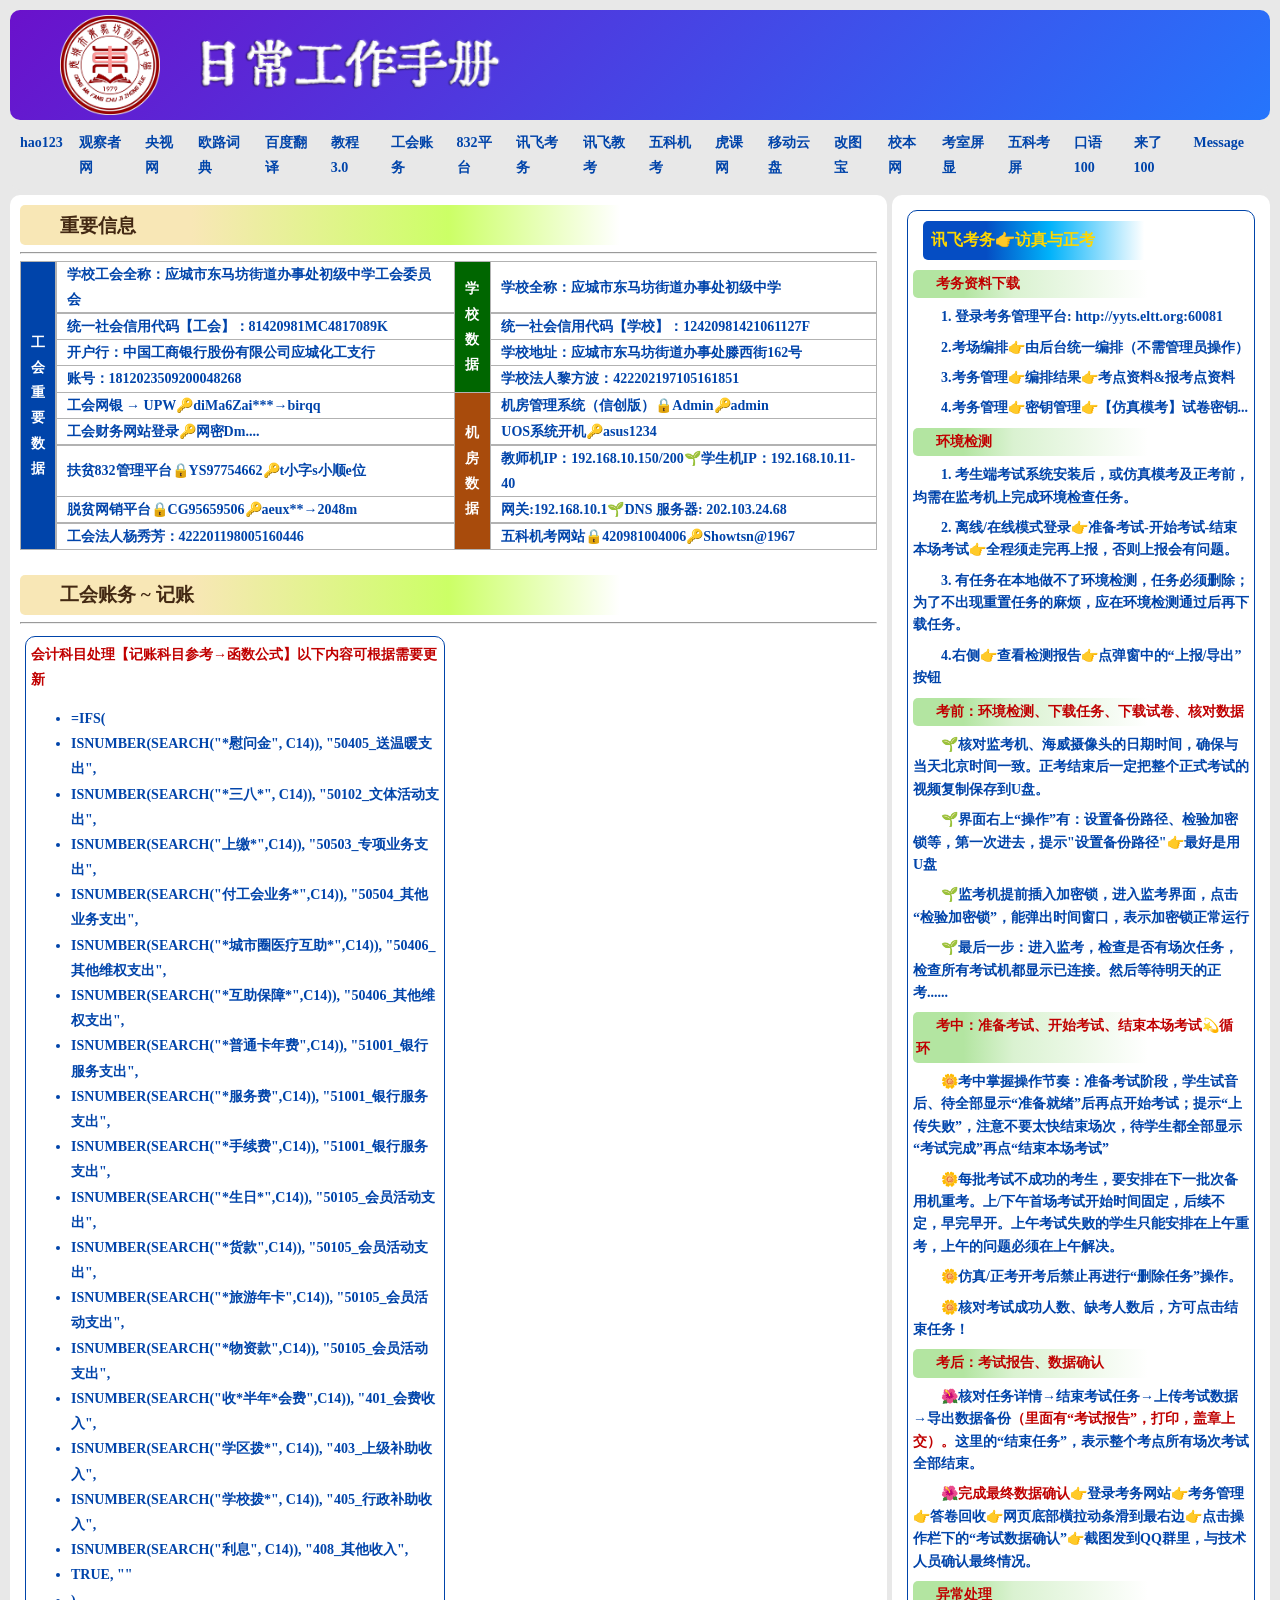
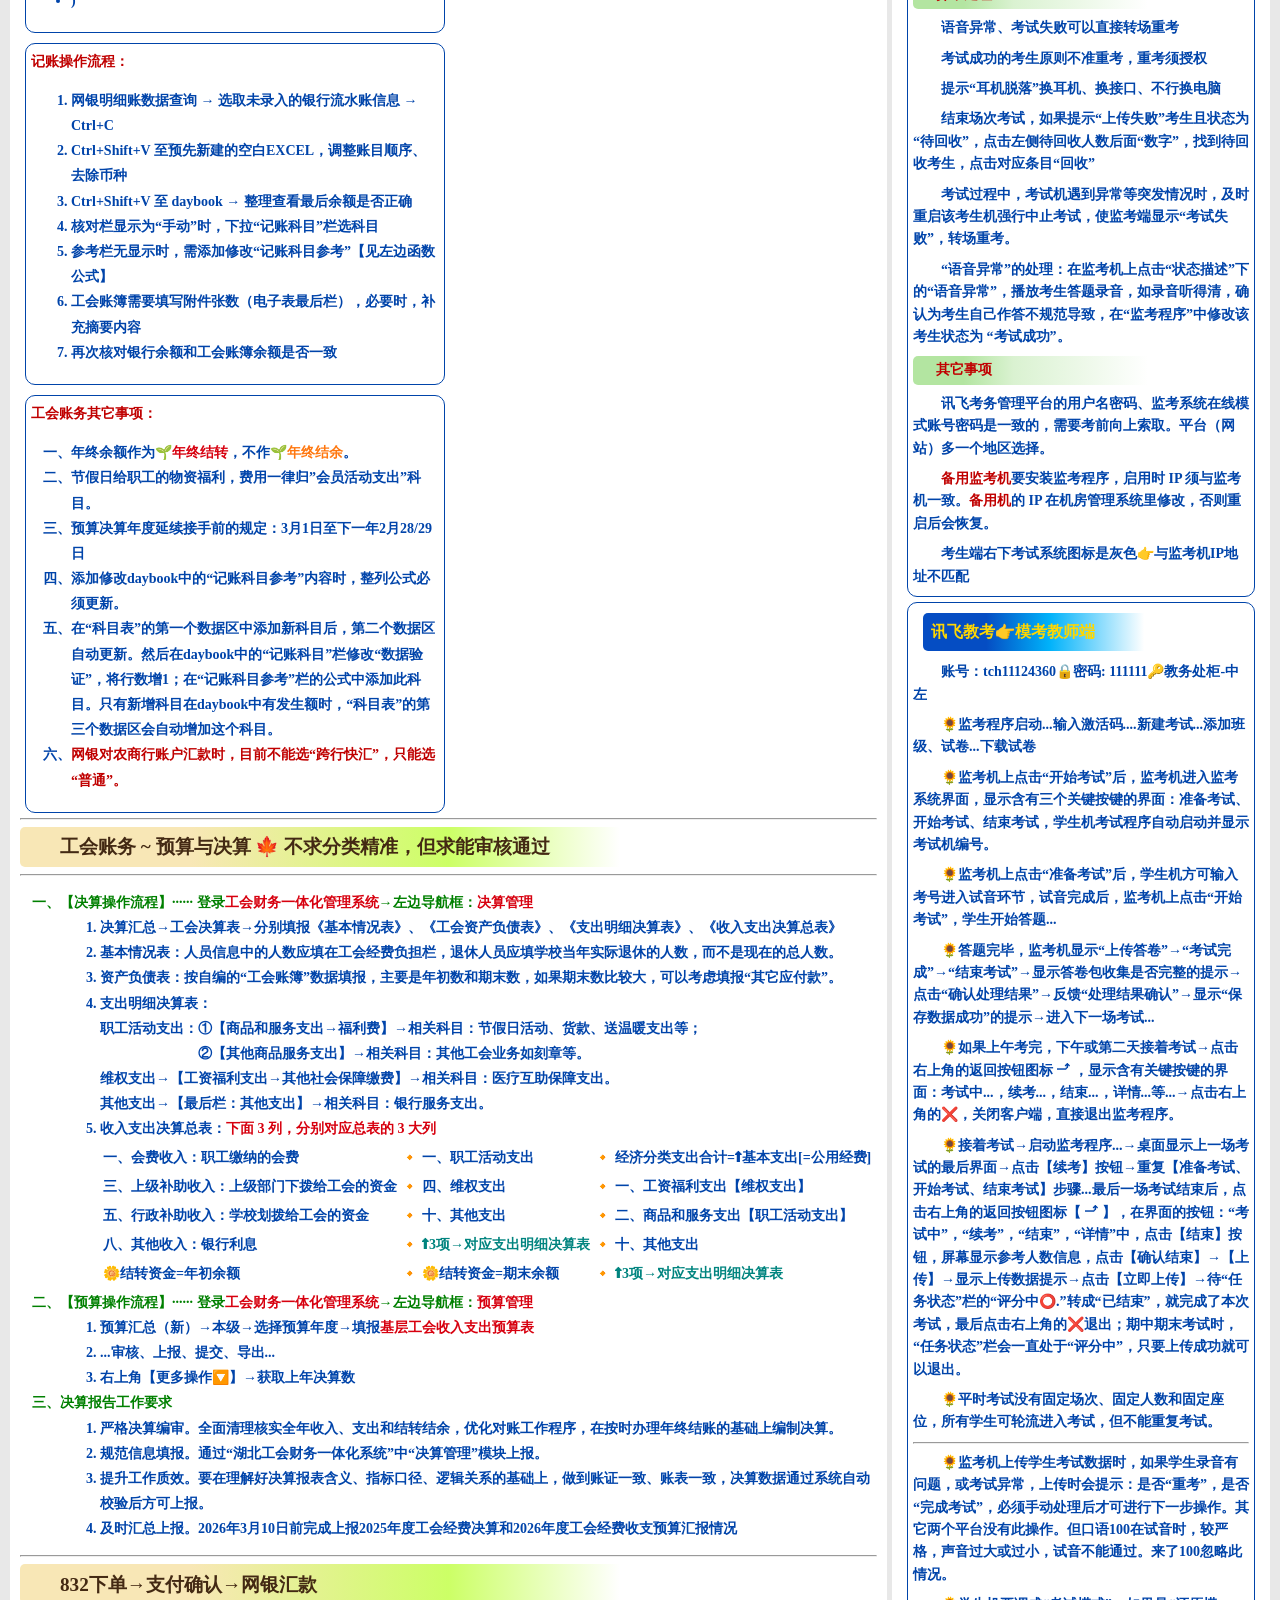
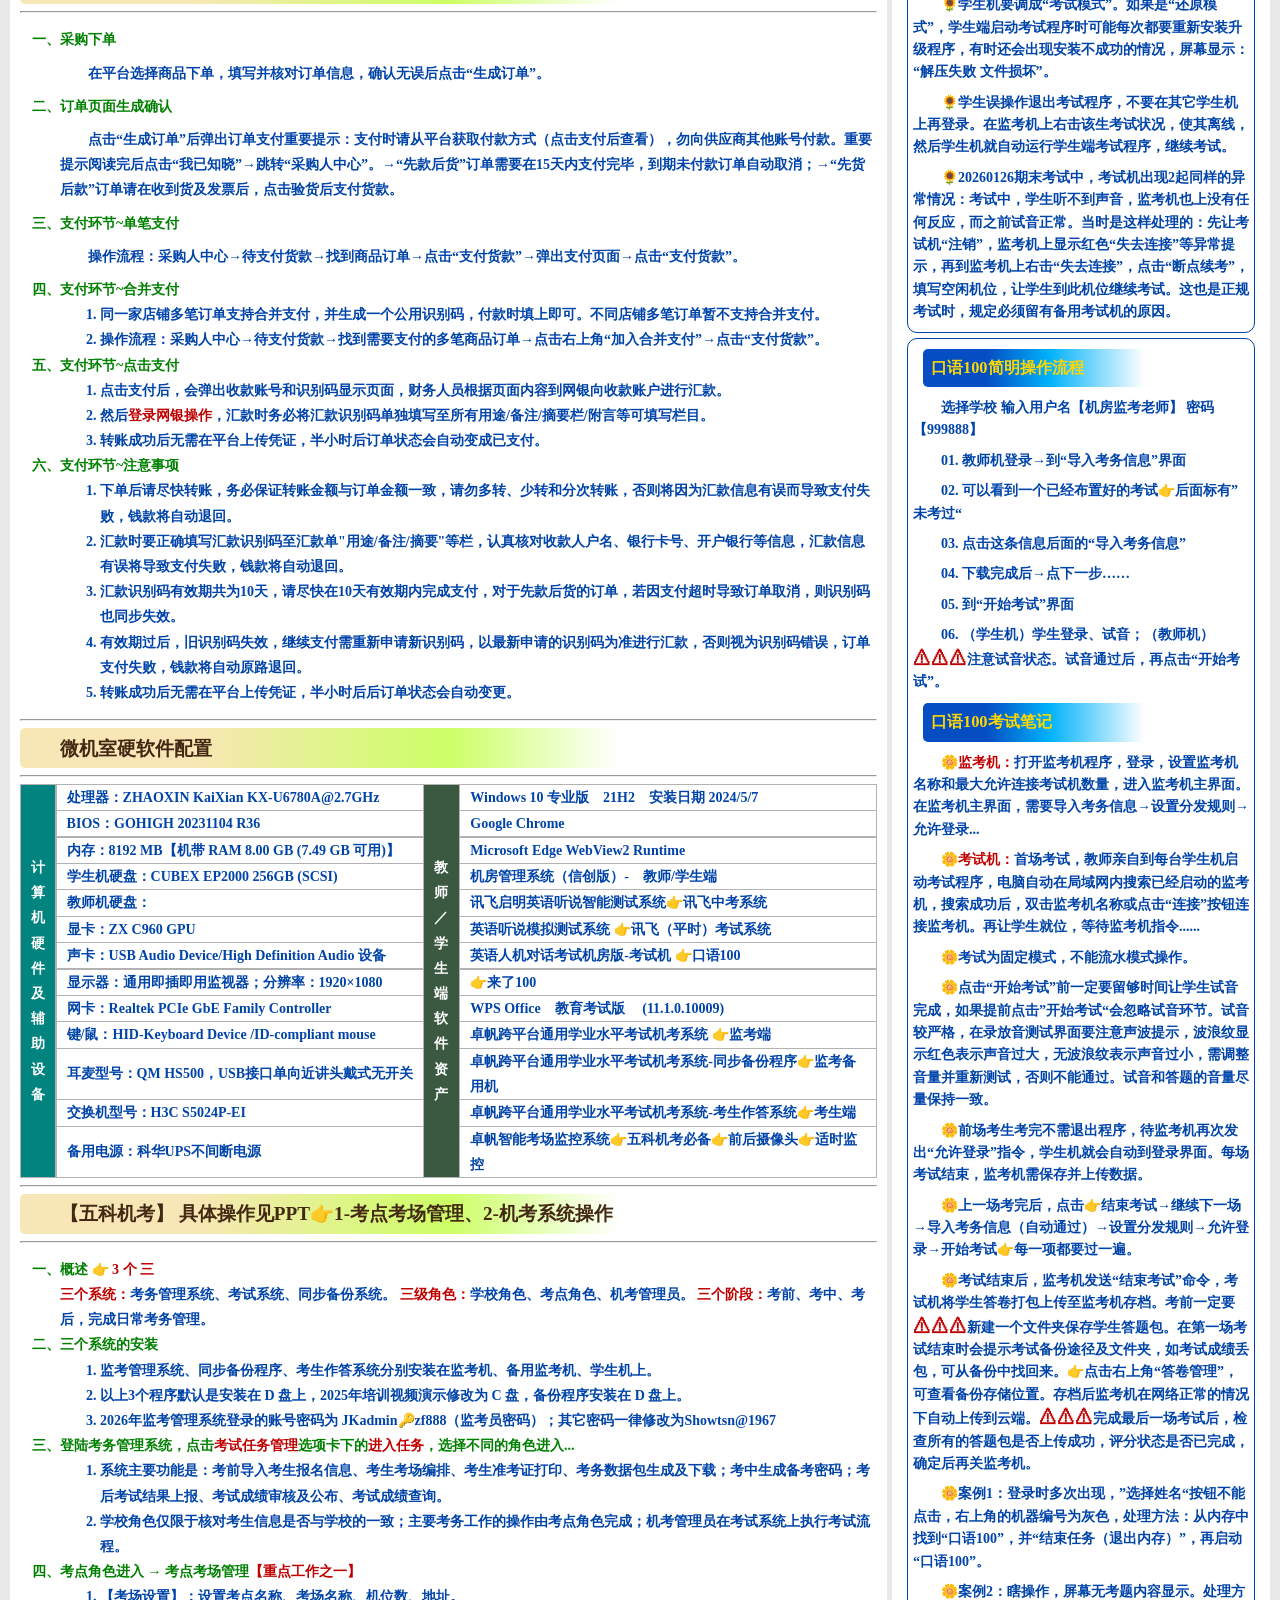
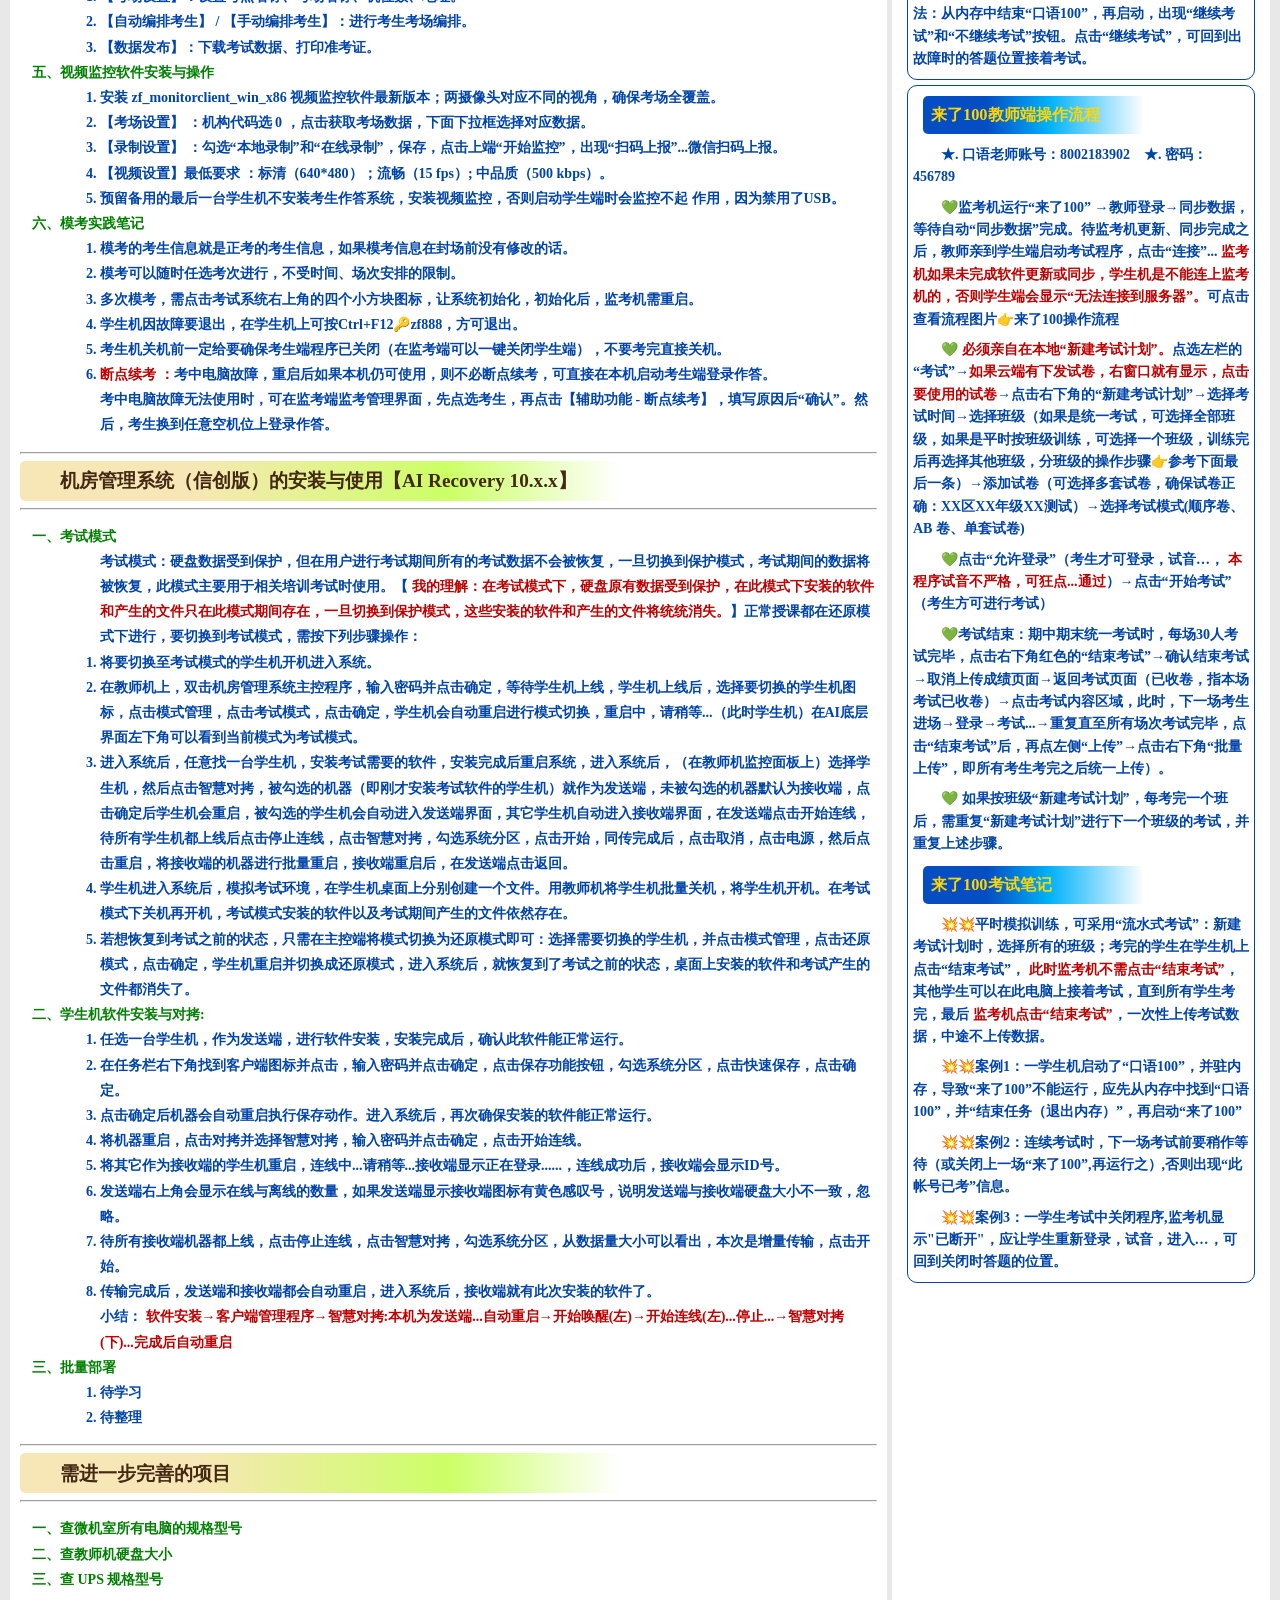
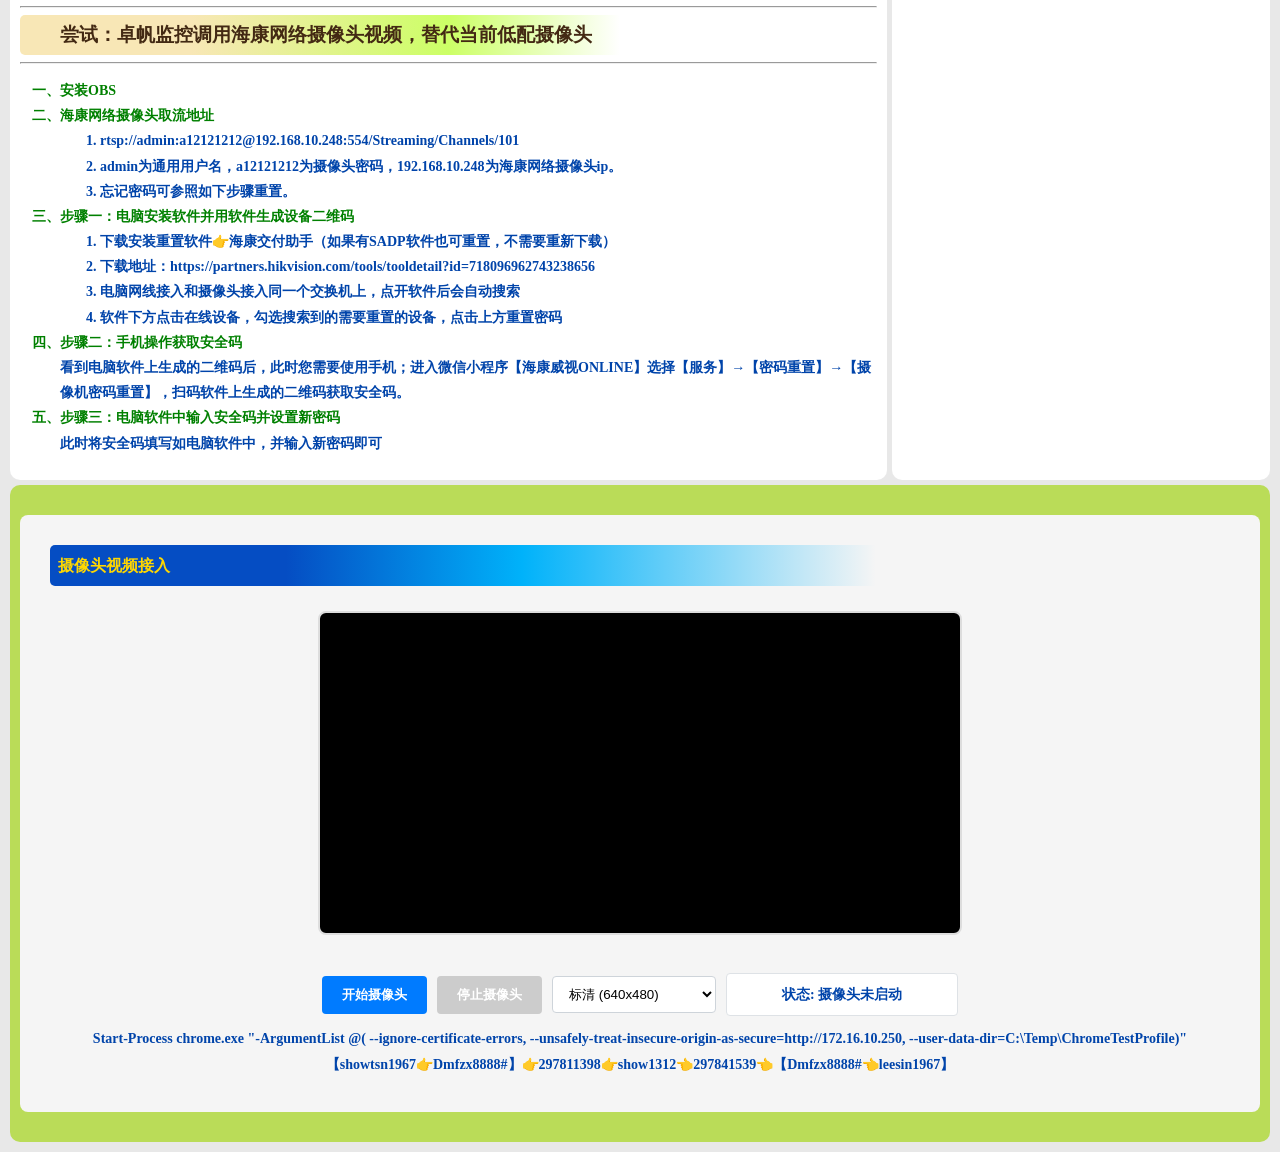
<file: index.html>
<!DOCTYPE html>
<html lang="zh-CN">
<head>
    <meta charset="UTF-8">
    <meta name="viewport" content="width=device-width, initial-scale=1.0">
	<script src="./JS/camera.js" type="module"></script>
	<link rel="stylesheet" href="./CSS/index.css">
    <title>日常工作</title>
</head>
<body>
    <div class="container">
        <header class="header"><img class="xiaohuiimg" src="../img/xuexiao.png"><img class="titleimg" src="../img/titlejob.png"></header>
        <navbar class="navbar">
        <div class="website"><a href="https://www.hao123.com/" target="_blank" >hao123</a></div>
        <div class="website"><a href="https://www.guancha.cn/" target="_blank">观察者网</a></div>
        <div class="website"><a href="http://tv.cctv.com/" title="" target="_blank">央视网</a></div>
        <div class="website"><a href="http://dict.eudic.net/" target="_blank">欧路词典</a></div>
		<div class="website"><a href="https://fanyi.baidu.com/" title="" target="_blank">百度翻译</a></div>		
         <div class="website"><a href="https://www.runoob.com/python3/python3-tutorial.html" title="" target="_blank">教程 3.0</a></div>
        <div class="website"><a href="https://hubei.newgh.com/" target="_blank">工会账务</a></div>
        <div class="website"><a href="https://cg.fupin832.com" title="" target="_blank">832平台</a></div>
        <div class="website"><a href="http://yyts.eltt.org:60081/#/loginBase" target="_blank">讯飞考务</a></div>
		<div class="website"><a href="https://jkpt.koukao.cn/" target="_blank">讯飞教考</a></div>
        <div class="website"><a href="http://xgxk.zfoline.net:8501/index.html#/ExamHome" title="" target="_blank">五科机考</a></div>
		<div class="website"><a href="https://huke88.com/route/ae2020.html" title="" target="_blank">虎课网</a></div>
		<div class="website"><a href="https://yun.139.com/" title="" target="_blank">移动云盘</a></div>
		<div class="website"><a href="https://www.gaitubao.com/" title="" target="_blank">改图宝</a></div>
		<div class="website"><a href="https://ycdmfcjzx.xbzyk.com" title="" target="_blank">校本网</a></div>
		<div class="website"><a href="kouyu.html" title="" target="_blank">考室屏显</a></div>
		<div class="website"><a href="wkjk.html" title="" target="_blank">五科考屏</a></div>
		<div class="website"><a href="kouyu100.html" title="" target="_blank">口语100</a></div>
		<div class="website"><a href="laile100.html" title="" target="_blank">来了100</a></div>		
		<div class="website"><a href="mesbd.html" title="" target="_blank">Message</a></div>
        </navbar>
        <main class="main">
		<div class="title-1">重要信息</div><hr>
            <div class="vit"><!--由 vit 定义了一个  9行5列的表 -->
			
                <div class="abox " style="grid-row: span 9;background-color:#0044AA; color:white">工<br>会<br>重<br>要<br>数<br>据</div>
                <div class="abox"> 学校工会全称：应城市东马坊街道办事处初级中学工会委员会</div>
                <div class="abox" style="grid-row: span 4;background-color:#006600; color:white">学<br>校<br>数<br>据</div>
                <div class="abox">学校全称：应城市东马坊街道办事处初级中学</div>

                <div class="abox">统一社会信用代码【工会】：81420981MC4817089K</div>
                <div class="abox">统一社会信用代码【学校】：12420981421061127F</div>

                <div class="abox">开户行：中国工商银行股份有限公司应城化工支行</div>
                <div class="abox">学校地址：应城市东马坊街道办事处滕西街162号</div>

                <div class="abox">账号：1812023509200048268</div>
                <div class="abox">学校法人黎方波：422202197105161851</div>

                <div class="abox">工会网银 → UPW🔑diMa6Zai***→birqq</div>
                <div class="abox" style="grid-row: span 5;background-color:#A84B0C; color:white">机<br>房<br>数<br>据</div>
                <div class="abox">机房管理系统（信创版）🔒Admin🔑admin</div>

                <div class="abox">工会财务网站登录🔑网密Dm....</div>
                <div class="abox">UOS系统开机🔑asus1234</div>

                <div class="abox">扶贫832管理平台🔒YS97754662🔑t小字s小顺e位</div>
                <div class="abox">教师机IP：192.168.10.150/200🌱学生机IP：192.168.10.11-40</div>

                <div class="abox">脱贫网销平台🔒CG95659506🔑aeux**→2048m</div>
                <div class="abox">网关:192.168.10.1🌱DNS 服务器:	202.103.24.68</div>

                <div class="abox">工会法人杨秀芳：422201198005160446</div>
                <div class="abox">五科机考网站🔒420981004006🔑Showtsn@1967</div>

            </div>
			<br>
			<div class="title-1">工会账务 ~ 记账</div>
			<hr>
			<div class="smallcard">
					<b style="color:#C00000">会计科目处理【记账科目参考→函数公式】以下内容可根据需要更新</b>
			<ul>
<li>=IFS(</li>
<li>  ISNUMBER(SEARCH("*慰问金", C14)), "50405_送温暖支出",</li>
<li>  ISNUMBER(SEARCH("*三八*", C14)), "50102_文体活动支出",</li>
<li>  ISNUMBER(SEARCH("上缴*",C14)), "50503_专项业务支出",</li>
<li>  ISNUMBER(SEARCH("付工会业务*",C14)), "50504_其他业务支出",</li>
<li>  ISNUMBER(SEARCH("*城市圈医疗互助*",C14)), "50406_其他维权支出",</li>
<li>  ISNUMBER(SEARCH("*互助保障*",C14)), "50406_其他维权支出",</li>
<li>  ISNUMBER(SEARCH("*普通卡年费",C14)), "51001_银行服务支出",</li>
<li>  ISNUMBER(SEARCH("*服务费",C14)), "51001_银行服务支出",</li>
<li>  ISNUMBER(SEARCH("*手续费",C14)), "51001_银行服务支出",</li>
<li>  ISNUMBER(SEARCH("*生日*",C14)), "50105_会员活动支出",</li>
<li>  ISNUMBER(SEARCH("*货款",C14)), "50105_会员活动支出",</li>
<li>  ISNUMBER(SEARCH("*旅游年卡",C14)), "50105_会员活动支出",</li>
<li>  ISNUMBER(SEARCH("*物资款",C14)), "50105_会员活动支出",</li>
<li>  ISNUMBER(SEARCH("收*半年*会费",C14)), "401_会费收入",</li>
<li>  ISNUMBER(SEARCH("学区拨*", C14)), "403_上级补助收入",</li>
<li>  ISNUMBER(SEARCH("学校拨*", C14)), "405_行政补助收入",</li>
<li>  ISNUMBER(SEARCH("利息", C14)), "408_其他收入",</li>
<li>  TRUE, ""</li>
<li>)</li>
			</ul>
		</div>
		<div class="smallcard">
		<b style="color:#C00000">记账操作流程：</b>
			<ol>
				<li>网银明细账数据查询 → 选取未录入的银行流水账信息 → Ctrl+C</li>
				<li>Ctrl+Shift+V 至预先新建的空白EXCEL，调整账目顺序、去除币种</li>
				<li>Ctrl+Shift+V 至 daybook → 整理查看最后余额是否正确</li>
				<li>核对栏显示为“手动”时，下拉“记账科目”栏选科目</li>
				<li>参考栏无显示时，需添加修改“记账科目参考”【见左边函数公式】</li>
				<li>工会账簿需要填写附件张数（电子表最后栏），必要时，补充摘要内容</li>
				<li>再次核对银行余额和工会账簿余额是否一致</li>
				</ol>
		</div>
		<div class="smallcard">
		<b style="color:#C00000">工会账务其它事项：</b>
			<ol class="ol-cn">
				<li>年终余额作为🌱<span style="color:#D7000F">年终结转</span>，不作🌱<span style="color:#ff770f">年终结余</span>。</li>
				<li>节假日给职工的物资福利，费用一律归”会员活动支出”科目。</li>
				<li>预算决算年度延续接手前的规定：3月1日至下一年2月28/29日</li>
				<li>添加修改daybook中的“记账科目参考”内容时，整列公式必须更新。</li>
				<li>在“科目表”的第一个数据区中添加新科目后，第二个数据区自动更新。然后在daybook中的“记账科目”栏修改“数据验证”，将行数增1；在“记账科目参考”栏的公式中添加此科目。只有新增科目在daybook中有发生额时，“科目表”的第三个数据区会自动增加这个科目。</li>
				<li><span style="color:#C00000">网银对农商行账户汇款时，目前不能选“跨行快汇”，只能选“普通”。</span></li>
				</ol>
		</div>
		<div style="clear: both">
<hr>		
		<div class="title-1">工会账务 ~ 预算与决算 🍁 不求分类精准，但求能审核通过</div><hr>
			<ol class="ol-cn">
				<span style="color:green"><li>【决算操作流程】······ 登录<span style="color:#D7000F">工会财务一体化管理系统</span>→左边导航框：<span style="color:#D7000F">决算管理</span></li></span>
				<ol>
					<li>决算汇总→工会决算表→分别填报《基本情况表》、《工会资产负债表》、《支出明细决算表》、《收入支出决算总表》</li>
					<li>基本情况表：人员信息中的人数应填在工会经费负担栏，退休人员应填学校当年实际退休的人数，而不是现在的总人数。</li>
					<li>资产负债表：按自编的“工会账簿”数据填报，主要是年初数和期末数，如果期末数比较大，可以考虑填报“其它应付款”。</li>
					<li>支出明细决算表：
						<br>职工活动支出：①【商品和服务支出→福利费】→相关科目：节假日活动、货款、送温暖支出等；
						<br>　　　　　　　②【其他商品服务支出】→相关科目：其他工会业务如刻章等。
						<br>维权支出→【工资福利支出→其他社会保障缴费】→相关科目：医疗互助保障支出。
						<br>其他支出→【最后栏：其他支出】→相关科目：银行服务支出。</li>
					<li>收入支出决算总表：<span style="color:#D7000F">下面 3 列，分别对应总表的 3 大列</span>
						<table>
							<tr>
								<td>一、会费收入：职工缴纳的会费</td><td>🔸</td><td>一、职工活动支出</td><td>🔸</td><td>经济分类支出合计=⬆基本支出[=公用经费]</td>
							</tr>
							<tr>
								<td>三、上级补助收入：上级部门下拨给工会的资金</td><td>🔸</td><td>四、维权支出</td><td>🔸</td><td>一、工资福利支出【维权支出】</td>
							</tr>
							<tr>
								<td>五、行政补助收入：学校划拨给工会的资金</td><td>🔸</td><td>十、其他支出</td><td>🔸</td><td>二、商品和服务支出【职工活动支出】</td>
							</tr>
							<tr>
								<td>八、其他收入：银行利息</td><td>🔸</td><td><span style="color:#01847F">⬆3项→对应支出明细决算表</span></td><td>🔸</td><td>十、其他支出</td>
							</tr>
							<tr>
								<td>🌼结转资金=年初余额</td><td>🔸</td><td>🌼结转资金=期末余额</td><td>🔸</td><td><span style="color:#01847F">⬆3项→对应支出明细决算表</span></td>
							</tr>							
						</table>
						</li>
					</ol>
				<span style="color:green"><li>【预算操作流程】······ 登录<span style="color:#D7000F">工会财务一体化管理系统</span>→左边导航框：<span style="color:#D7000F">预算管理</span></li></span>
				<ol>
					<li>预算汇总（新）→本级→选择预算年度→填报<span style="color:#D7000F">基层工会收入支出预算表</span></li>
					<li>...审核、上报、提交、导出...</li>
					<li>右上角【更多操作🔽】→获取上年决算数</li>
				</ol>
				<span style="color:green"><li>决算报告工作要求</li></span>
			<ol>
				<li>严格决算编审。全面清理核实全年收入、支出和结转结余，优化对账工作程序，在按时办理年终结账的基础上编制决算。</li>
				<li>规范信息填报。通过“湖北工会财务一体化系统”中“决算管理”模块上报。</li>
				<li>提升工作质效。要在理解好决算报表含义、指标口径、逻辑关系的基础上，做到账证一致、账表一致，决算数据通过系统自动校验后方可上报。</li>
				<li>及时汇总上报。2026年3月10日前完成上报2025年度工会经费决算和2026年度工会经费收支预算汇报情况</li>
			</ol>
		</ol>
		<hr>
			<div class="title-1">832下单→支付确认→网银汇款</div>
			<hr>
			<ol class="ol-cn">
				<b style="color:green"><li>采购下单</li></b>
					<p>在平台选择商品下单，填写并核对订单信息，确认无误后点击“生成订单”。</p>
				<b style="color:green"><li>订单页面生成确认</li></b>
					<p>点击“生成订单”后弹出订单支付重要提示：支付时请从平台获取付款方式（点击支付后查看），勿向供应商其他账号付款。重要提示阅读完后点击“我已知晓”→跳转“采购人中心”。→“先款后货”订单需要在15天内支付完毕，到期未付款订单自动取消；→“先货后款”订单请在收到货及发票后，点击验货后支付货款。</p>
				<b style="color:green"><li>支付环节~单笔支付</li></b>
					<p>操作流程：采购人中心→待支付货款→找到商品订单→点击“支付货款”→弹出支付页面→点击“支付货款”。</p>
				<b style="color:green"><li>支付环节~合并支付</li></b>
			<ol>
				<li>同一家店铺多笔订单支持合并支付，并生成一个公用识别码，付款时填上即可。不同店铺多笔订单暂不支持合并支付。</li>
				<li>操作流程：采购人中心→待支付货款→找到需要支付的多笔商品订单→点击右上角“加入合并支付”→点击“支付货款”。</li>
			</ol>
				<b style="color:green"><li>支付环节~点击支付</li></b>
			<ol>
				<li>点击支付后，会弹出收款账号和识别码显示页面，财务人员根据页面内容到网银向收款账户进行汇款。</li>
				<li>然后<b style="color:#C00000">登录网银操作</b>，汇款时务必将汇款识别码单独填写至所有用途/备注/摘要栏/附言等可填写栏目。</li>
				<li>转账成功后无需在平台上传凭证，半小时后订单状态会自动变成已支付。</li>
			</ol>
				<b style="color:green"><li>支付环节~注意事项</li></b>
			<ol>
				<li>下单后请尽快转账，务必保证转账金额与订单金额一致，请勿多转、少转和分次转账，否则将因为汇款信息有误而导致支付失败，钱款将自动退回。</li>
				<li>汇款时要正确填写汇款识别码至汇款单"用途/备注/摘要"等栏，认真核对收款人户名、银行卡号、开户银行等信息，汇款信息有误将导致支付失败，钱款将自动退回。</li>
				<li>汇款识别码有效期共为10天，请尽快在10天有效期内完成支付，对于先款后货的订单，若因支付超时导致订单取消，则识别码也同步失效。</li>
				<li>有效期过后，旧识别码失效，继续支付需重新申请新识别码，以最新申请的识别码为准进行汇款，否则视为识别码错误，订单支付失败，钱款将自动原路退回。</li>
				<li>转账成功后无需在平台上传凭证，半小时后后订单状态会自动变更。</li>
			</ol>
		</ol>
		</div>
		<hr>
		<div class="title-1">微机室硬软件配置</div><hr>
            <div class="vit"><!--由 vit 定义了一个  9行5列的表 -->
			
                <div class="abox " style="grid-row: span 13;background-color:#01847F; color:white">计<br>算<br>机<br>硬<br>件<br>及<br>辅<br>助<br>设<br>备</div>
                <div class="abox">处理器：ZHAOXIN KaiXian KX-U6780A@2.7GHz</div>
                <div class="abox" style="grid-row: span 13;background-color:#3b5941; color:white">教<br>师<br>／<br>学<br>生<br>端<br>软<br>件<br>资<br>产</div>
                <div class="abox">Windows 10 专业版　21H2　安装日期	‎2024/‎5/‎7</div>

                <div class="abox">BIOS：GOHIGH 20231104 R36</div>
                <div class="abox">Google Chrome</div>

                <div class="abox">内存：8192 MB【机带 RAM	8.00 GB (7.49 GB 可用)】</div>
                <div class="abox">Microsoft Edge WebView2 Runtime</div>

                <div class="abox">学生机硬盘：CUBEX EP2000 256GB (SCSI)</div>
                <div class="abox">机房管理系统（信创版）-　教师/学生端</div>
				
                <div class="abox">教师机硬盘：</div>
                <div class="abox">讯飞启明英语听说智能测试系统👉讯飞中考系统</div>				

                <div class="abox">显卡：ZX C960 GPU</div>
                <div class="abox">英语听说模拟测试系统 👉讯飞（平时）考试系统</div>

                <div class="abox">声卡：USB Audio Device/High Definition Audio 设备</div>
                <div class="abox">英语人机对话考试机房版-考试机 👉口语100</div>

                <div class="abox">显示器：通用即插即用监视器；分辨率：1920×1080</div>
                <div class="abox">👉来了100</div>

                <div class="abox">网卡：Realtek PCIe GbE Family Controller</div>
                <div class="abox">WPS Office　教育考试版 　(11.1.0.10009)</div>

                <div class="abox">键/鼠：HID-Keyboard Device /ID-compliant mouse</div>
                <div class="abox">卓帆跨平台通用学业水平考试机考系统 👉监考端</div>
				
                <div class="abox">耳麦型号：QM HS500，USB接口单向近讲头戴式无开关</div>
                <div class="abox">卓帆跨平台通用学业水平考试机考系统-同步备份程序👉监考备用机</div>

                <div class="abox">交换机型号：H3C S5024P-EI</div>
                <div class="abox">卓帆跨平台通用学业水平考试机考系统-考生作答系统👉考生端</div>

                <div class="abox">备用电源：科华UPS不间断电源</div>
                <div class="abox">卓帆智能考场监控系统👉五科机考必备👉前后摄像头👉适时监控</div>				
            </div><hr>
		
		<div class="title-1">【五科机考】 具体操作见PPT👉1-考点考场管理、2-机考系统操作</div><hr>
			<ol class="ol-cn">
				<b style="color:green"><li>概述 👉 <span style="color:#C00000"> 3 个 三</span></li></b>
		<span style="color:#C00000">三个系统：</span>考务管理系统、考试系统、同步备份系统。
		<span style="color:#C00000">三级角色：</span>学校角色、考点角色、机考管理员。
		<span style="color:#C00000">三个阶段：</span>考前、考中、考后，完成日常考务管理。
				<b style="color:green"><li>三个系统的安装</li></b>
			<ol>
				<li>监考管理系统、同步备份程序、考生作答系统分别安装在监考机、备用监考机、学生机上。</li>
				<li>以上3个程序默认是安装在 D 盘上，2025年培训视频演示修改为 C 盘，备份程序安装在 D 盘上。</li>
				<li>2026年监考管理系统登录的账号密码为  JKadmin🔑zf888（监考员密码）；其它密码一律修改为Showtsn@1967</li>
				</ol>
						<b style="color:green"><li>登陆考务管理系统，点击<span style="color:#C00000">考试任务管理</span>选项卡下的<span style="color:#C00000">进入任务</span>，选择不同的角色进入...</li></b>
			<ol>
				<li>系统主要功能是：考前导入考生报名信息、考生考场编排、考生准考证打印、考务数据包生成及下载；考中生成备考密码；考后考试结果上报、考试成绩审核及公布、考试成绩查询。<br></li>
				<li>学校角色仅限于核对考生信息是否与学校的一致；主要考务工作的操作由考点角色完成；机考管理员在考试系统上执行考试流程。</li>
				</ol>
			<ol>
				</ol>
				<b style="color:green"><li>考点角色进入 → 考点考场管理<span style="color:#C00000">【重点工作之一】</span></li></b>
			<ol>
				<li>【考场设置】：设置考点名称、考场名称、机位数、地址。</li>
				<li>【自动编排考生】 / 【手动编排考生】：进行考生考场编排。</li>
				<li>【数据发布】：下载考试数据、打印准考证。</li>
				</ol>				
				<b style="color:green"><li>视频监控软件安装与操作</li></b>
			<ol>
				<li>安装 zf_monitorclient_win_x86 视频监控软件最新版本；两摄像头对应不同的视角，确保考场全覆盖。</li>
				<li>【考场设置】 ：机构代码选 0 ，点击获取考场数据，下面下拉框选择对应数据。</li>
				<li>【录制设置】 ：勾选“本地录制”和“在线录制”，保存，点击上端“开始监控”，出现“扫码上报”...微信扫码上报。</li>
				<li>【视频设置】最低要求 ：标清（640*480）；流畅（15 fps）; 中品质（500 kbps）。</li>
				<li>预留备用的最后一台学生机不安装考生作答系统，安装视频监控，否则启动学生端时会监控不起 作用，因为禁用了USB。</li>
				</ol>
				<b style="color:green"><li>模考实践笔记</li></b>
			<ol>
				<li>模考的考生信息就是正考的考生信息，如果模考信息在封场前没有修改的话。</li>
				<li>模考可以随时任选考次进行，不受时间、场次安排的限制。</li>
				<li>多次模考，需点击考试系统右上角的四个小方块图标，让系统初始化，初始化后，监考机需重启。</li>
				<li>学生机因故障要退出，在学生机上可按Ctrl+F12🔑zf888，方可退出。</li>
				<li>考生机关机前一定给要确保考生端程序已关闭（在监考端可以一键关闭学生端），不要考完直接关机。</li>
				<li><span style="color:#C00000">断点续考 ：</span>考中电脑故障，重启后如果本机仍可使用，则不必断点续考，可直接在本机启动考生端登录作答。<br>考中电脑故障无法使用时，可在监考端监考管理界面，先点选考生，再点击【辅助功能 - 断点续考】，填写原因后“确认”。然后，考生换到任意空机位上登录作答。</li>
				</ol>				
			</ol>

		<hr>				
		<div class="title-1">机房管理系统（信创版）的安装与使用【AI Recovery 10.x.x】</div>
			<hr>
			<ol class="ol-cn">
				<b style="color:green"><li>考试模式</li></b>
			<ol>
				考试模式：硬盘数据受到保护，但在用户进行考试期间所有的考试数据不会被恢复，一旦切换到保护模式，考试期间的数据将被恢复，此模式主要用于相关培训考试时使用。【<span style="color:#C00000"> 我的理解：在考试模式下，硬盘原有数据受到保护，在此模式下安装的软件和产生的文件只在此模式期间存在，一旦切换到保护模式，这些安装的软件和产生的文件将统统消失。</span>】正常授课都在还原模式下进行，要切换到考试模式，需按下列步骤操作：
				<li>将要切换至考试模式的学生机开机进入系统。</li>
				<li>在教师机上，双击机房管理系统主控程序，输入密码并点击确定，等待学生机上线，学生机上线后，选择要切换的学生机图标，点击模式管理，点击考试模式，点击确定，学生机会自动重启进行模式切换，重启中，请稍等...（此时学生机）在AI底层界面左下角可以看到当前模式为考试模式。</li>
				<li>进入系统后，任意找一台学生机，安装考试需要的软件，安装完成后重启系统，进入系统后，（在教师机监控面板上）选择学生机，然后点击智慧对拷，被勾选的机器（即刚才安装考试软件的学生机）就作为发送端，未被勾选的机器默认为接收端，点击确定后学生机会重启，被勾选的学生机会自动进入发送端界面，其它学生机自动进入接收端界面，在发送端点击开始连线，待所有学生机都上线后点击停止连线，点击智慧对拷，勾选系统分区，点击开始，同传完成后，点击取消，点击电源，然后点击重启，将接收端的机器进行批量重启，接收端重启后，在发送端点击返回。</li>
				<li>学生机进入系统后，模拟考试环境，在学生机桌面上分别创建一个文件。用教师机将学生机批量关机，将学生机开机。在考试模式下关机再开机，考试模式安装的软件以及考试期间产生的文件依然存在。</li>
				<li>若想恢复到考试之前的状态，只需在主控端将模式切换为还原模式即可：选择需要切换的学生机，并点击模式管理，点击还原模式，点击确定，学生机重启并切换成还原模式，进入系统后，就恢复到了考试之前的状态，桌面上安装的软件和考试产生的文件都消失了。</li>
			</ol>
				<b style="color:green"><li>学生机软件安装与对拷:</li></b>
			<ol>
				<li>任选一台学生机，作为发送端，进行软件安装，安装完成后，确认此软件能正常运行。</li>
				<li>在任务栏右下角找到客户端图标并点击，输入密码并点击确定，点击保存功能按钮，勾选系统分区，点击快速保存，点击确定。</li>
				<li>点击确定后机器会自动重启执行保存动作。进入系统后，再次确保安装的软件能正常运行。</li>
				<li>将机器重启，点击对拷并选择智慧对拷，输入密码并点击确定，点击开始连线。</li>
				<li>将其它作为接收端的学生机重启，连线中...请稍等...接收端显示正在登录......，连线成功后，接收端会显示ID号。</li>
				<li>发送端右上角会显示在线与离线的数量，如果发送端显示接收端图标有黄色感叹号，说明发送端与接收端硬盘大小不一致，忽略。</li>
				<li>待所有接收端机器都上线，点击停止连线，点击智慧对拷，勾选系统分区，从数据量大小可以看出，本次是增量传输，点击开始。</li>
				<li>传输完成后，发送端和接收端都会自动重启，进入系统后，接收端就有此次安装的软件了。</li>
				小结：<span style="color:#C00000"> 软件安装→客户端管理程序→智慧对拷:本机为发送端...自动重启→开始唤醒(左)→开始连线(左)...停止...→智慧对拷(下)...完成后自动重启</span>
			</ol>
				<b style="color:green"><li>批量部署</li></b>
			<ol>
				<li>待学习</li>
				<li>待整理</li>
			</ol>			
		</ol>
		<hr><div class="title-1">需进一步完善的项目</div><hr>
			<ol class="ol-cn">
				<b style="color:green"><li>查微机室所有电脑的规格型号</li></b>
				<b style="color:green"><li>查教师机硬盘大小</li></b>
				<b style="color:green"><li>查 UPS 规格型号</li></b>
			</ol>
		<hr><div class="title-1">尝试：卓帆监控调用海康网络摄像头视频，替代当前低配摄像头</div><hr>
			<ol class="ol-cn">
				<b style="color:green"><li>安装OBS</li></b>
				<b style="color:green"><li>海康网络摄像头取流地址</li></b>
				<ol>
					<li>rtsp://admin:a12121212@192.168.10.248:554/Streaming/Channels/101</li>
					<li>admin为通用用户名，a12121212为摄像头密码，192.168.10.248为海康网络摄像头ip。</li>
					<li>忘记密码可参照如下步骤重置。</li>
				</ol>
				<b style="color:green"><li>步骤一：电脑安装软件并用软件生成设备二维码</li></b>
					<ol>
						<li>下载安装重置软件👉海康交付助手（如果有SADP软件也可重置，不需要重新下载）</li>
						<li>下载地址：https://partners.hikvision.com/tools/tooldetail?id=718096962743238656</li>
						<li>电脑网线接入和摄像头接入同一个交换机上，点开软件后会自动搜索</li>
						<li>软件下方点击在线设备，勾选搜索到的需要重置的设备，点击上方重置密码</li>
					</ol>
				<b style="color:green"><li>步骤二：手机操作获取安全码</li></b>
				看到电脑软件上生成的二维码后，此时您需要使用手机；进入微信小程序【海康威视ONLINE】选择【服务】→【密码重置】→【摄像机密码重置】，扫码软件上生成的二维码获取安全码。
				<b style="color:green"><li>步骤三：电脑软件中输入安全码并设置新密码</li></b>
				此时将安全码填写如电脑软件中，并输入新密码即可
			</ol>
        </main>
        <aside class="sidebar">
			<div class="tincard">				
				<h3>讯飞考务👉访真与正考</h3>
				<h4>考务资料下载</h4>
				<p>1. 登录考务管理平台: http://yyts.eltt.org:60081</p>
				<p>2.考场编排👉由后台统一编排（不需管理员操作）</p>
				<p>3.考务管理👉编排结果👉考点资料&报考点资料</p>
				<p>4.考务管理👉密钥管理👉【仿真模考】试卷密钥...</p>
				<h4>环境检测</h4>
				<p>1. 考生端考试系统安装后，或仿真模考及正考前，均需在监考机上完成环境检查任务。</p>
				<p>2. 离线/在线模式登录👉准备考试-开始考试-结束本场考试👉全程须走完再上报，否则上报会有问题。</p>
				<p>3. 有任务在本地做不了环境检测，任务必须删除；为了不出现重置任务的麻烦，应在环境检测通过后再下载任务。</p>
				<p>4.右侧👉查看检测报告👉点弹窗中的“上报/导出”按钮</p>
				<h4>考前：环境检测、下载任务、下载试卷、核对数据</h4>
				<p>🌱核对监考机、海威摄像头的日期时间，确保与当天北京时间一致。正考结束后一定把整个正式考试的视频复制保存到U盘。</p>
				<p>🌱界面右上“操作”有：设置备份路径、检验加密锁等，第一次进去，提示"设置备份路径"👉最好是用U盘</p>
				<p>🌱监考机提前插入加密锁，进入监考界面，点击“检验加密锁”，能弹出时间窗口，表示加密锁正常运行</p>
				<p>🌱最后一步：进入监考，检查是否有场次任务，检查所有考试机都显示已连接。然后等待明天的正考......</p>
				<h4>考中：准备考试、开始考试、结束本场考试💫循环</h4>
				<p>🌼考中掌握操作节奏：准备考试阶段，学生试音后、待全部显示“准备就绪”后再点开始考试；提示“上传失败”，注意不要太快结束场次，待学生都全部显示“考试完成”再点“结束本场考试”</p>
				<p>🌼每批考试不成功的考生，要安排在下一批次备用机重考。上/下午首场考试开始时间固定，后续不定，早完早开。上午考试失败的学生只能安排在上午重考，上午的问题必须在上午解决。</p>
				<p>🌼仿真/正考开考后禁止再进行“删除任务”操作。</p>
				<p>🌼核对考试成功人数、缺考人数后，方可点击结束任务！</p>
				<h4>考后：考试报告、数据确认</h4>
				<p>🌺核对任务详情→结束考试任务→上传考试数据→导出数据备份<span style="color:#C00000">（里面有“考试报告”，打印，盖章上交）。</span>这里的“结束任务”，表示整个考点所有场次考试全部结束。</p>
				<p>🌺<span style="color:#C00000">完成最终数据确认</span>👉登录考务网站👉考务管理👉答卷回收👉网页底部橫拉动条滑到最右边👉点击操作栏下的“考试数据确认”👉截图发到QQ群里，与技术人员确认最终情况。</p>
				<h4>异常处理</h4>
				<p>语音异常、考试失败可以直接转场重考</p>
				<p>考试成功的考生原则不准重考，重考须授权</p>
				<p>提示“耳机脱落”换耳机、换接口、不行换电脑</p>
				<p>结束场次考试，如果提示“上传失败”考生且状态为“待回收”，点击左侧待回收人数后面“数字”，找到待回收考生，点击对应条目“回收”</p>
				<p>考试过程中，考试机遇到异常等突发情况时，及时重启该考生机强行中止考试，使监考端显示“考试失败”，转场重考。</p>	
				<p>“语音异常”的处理：在监考机上点击“状态描述”下的“语音异常”，播放考生答题录音，如录音听得清，确认为考生自己作答不规范导致，在“监考程序”中修改该考生状态为 “考试成功”。</p>
				<h4>其它事项</h4>
				<p>讯飞考务管理平台的用户名密码、监考系统在线模式账号密码是一致的，需要考前向上索取。平台（网站）多一个地区选择。</p>
				<p><span style="color:#C00000">备用监考机</span>要安装监考程序，启用时 IP 须与监考机一致。<span style="color:#C00000">备用机</span>的 IP 在机房管理系统里修改，否则重启后会恢复。</p>
					<p>考生端右下考试系统图标是灰色👉与监考机IP地址不匹配</p>				
			</div>		
			<div class="tincard">
				<h3>讯飞教考👉模考教师端</h3>
				<p>账号：tch11124360🔒密码: 111111🔑教务处柜-中左</p>
				<p>🌻监考程序启动...输入激活码....新建考试...添加班级、试卷...下载试卷</p>
				<p>🌻监考机上点击“开始考试”后，监考机进入监考系统界面，显示含有三个关键按键的界面：准备考试、开始考试、结束考试，学生机考试程序自动启动并显示考试机编号。</p>
				<p>🌻监考机上点击“准备考试”后，学生机方可输入考号进入试音环节，试音完成后，监考机上点击“开始考试”，学生开始答题...</p>
				<p>🌻答题完毕，监考机显示“上传答卷”→“考试完成”→“结束考试”→显示答卷包收集是否完整的提示→点击“确认处理结果”→反馈“处理结果确认”→显示“保存数据成功”的提示→进入下一场考试...</p>
				<p>🌻如果上午考完，下午或第二天接着考试→点击右上角的返回按钮图标 ⤴ ，显示含有关键按键的界面：考试中...，续考...，结束...，详情...等...→点击右上角的❌，关闭客户端，直接退出监考程序。</p>
				<p>🌻接着考试→启动监考程序...→桌面显示上一场考试的最后界面→点击【续考】按钮→重复【准备考试、开始考试、结束考试】步骤...最后一场考试结束后，点击右上角的返回按钮图标【 ⤴ 】，在界面的按钮：“考试中”，“续考”，“结束”，“详情”中，点击【结束】按钮，屏幕显示参考人数信息，点击【确认结束】→【上传】→显示上传数据提示→点击【立即上传】→待“任务状态”栏的“评分中⭕.”转成“已结束”，就完成了本次考试，最后点击右上角的❌退出；期中期末考试时，“任务状态”栏会一直处于“评分中”，只要上传成功就可以退出。</p>
				<p>🌻平时考试没有固定场次、固定人数和固定座位，所有学生可轮流进入考试，但不能重复考试。</p><hr>
				<p>🌻监考机上传学生考试数据时，如果学生录音有问题，或考试异常，上传时会提示：是否“重考”，是否“完成考试”，必须手动处理后才可进行下一步操作。其它两个平台没有此操作。但口语100在试音时，较严格，声音过大或过小，试音不能通过。来了100忽略此情况。</p>
				<p>🌻学生机要调成“考试模式”。如果是“还原模式”，学生端启动考试程序时可能每次都要重新安装升级程序，有时还会出现安装不成功的情况，屏幕显示：“解压失败 文件损坏”。</p>
				<p>🌻学生误操作退出考试程序，不要在其它学生机上再登录。在监考机上右击该生考试状况，使其离线，然后学生机就自动运行学生端考试程序，继续考试。</p>
				<p>🌻20260126期末考试中，考试机出现2起同样的异常情况：考试中，学生听不到声音，监考机也上没有任何反应，而之前试音正常。当时是这样处理的：先让考试机“注销”，监考机上显示红色“失去连接”等异常提示，再到监考机上右击“失去连接”，点击“断点续考”，填写空闲机位，让学生到此机位继续考试。这也是正规考试时，规定必须留有备用考试机的原因。</p>
			</div>
			<div class="tincard">
				<h3>口语100简明操作流程</h3>
				<p>选择学校 输入用户名【机房监考老师】 密码【999888】</p>
				<p>01. 教师机登录→到“导入考务信息”界面</p>
				<p>02. 可以看到一个已经布置好的考试👉后面标有”未考过“</p>
				<p>03. 点击这条信息后面的“导入考务信息”</p>
				<p>04. 下载完成后→点下一步……</p>
				<p>05. 到“开始考试”界面</p>
				<p>06. （学生机）学生登录、试音；（教师机）<span style="color:#C00000;font-size:18px">⚠⚠⚠</span>注意试音状态。试音通过后，再点击“开始考试”。</p>
				<h3>口语100考试笔记</h3>
				<p>🌼<span style="color:#C00000">监考机：</span>打开监考机程序，登录，设置监考机名称和最大允许连接考试机数量，进入监考机主界面。在监考机主界面，需要导入考务信息→设置分发规则→允许登录...</p>	
				<p>🌼<span style="color:#C00000">考试机：</span>首场考试，教师亲自到每台学生机启动考试程序，电脑自动在局域网内搜索已经启动的监考机，搜索成功后，双击监考机名称或点击“连接”按钮连接监考机。再让学生就位，等待监考机指令......</p>				
				<p>🌼考试为固定模式，不能流水模式操作。</p>
				<p>🌼点击“开始考试”前一定要留够时间让学生试音完成，如果提前点击”开始考试“会忽略试音环节。试音较严格，在录放音测试界面要注意声波提示，波浪纹显示红色表示声音过大，无波浪纹表示声音过小，需调整音量并重新测试，否则不能通过。试音和答题的音量尽量保持一致。</p>
				<p>🌼前场考生考完不需退出程序，待监考机再次发出“允许登录”指令，学生机就会自动到登录界面。每场考试结束，监考机需保存并上传数据。</p>
				<p>🌼上一场考完后，点击👉结束考试→继续下一场→导入考务信息（自动通过）→设置分发规则→允许登录→开始考试👉每一项都要过一遍。</p>
				<p>🌼考试结束后，监考机发送“结束考试”命令，考试机将学生答卷打包上传至监考机存档。考前一定要<span style="color:#C00000;font-size:18px">⚠⚠⚠</span>新建一个文件夹保存学生答题包。在第一场考试结束时会提示考试备份途径及文件夹，如考试成绩丢包，可从备份中找回来。👉点击右上角“答卷管理”，可查看备份存储位置。存档后监考机在网络正常的情况下自动上传到云端。<span style="color:#C00000;font-size:18px">⚠⚠⚠</span>完成最后一场考试后，检查所有的答题包是否上传成功，评分状态是否已完成，确定后再关监考机。</p>
				<p>🌼案例1：登录时多次出现，”选择姓名“按钮不能点击，右上角的机器编号为灰色，处理方法：从内存中找到“口语100”，并“结束任务（退出内存）”，再启动“口语100”。</p>
				<p>🌼案例2：瞎操作，屏幕无考题内容显示。处理方法：从内存中结束“口语100”，再启动，出现“继续考试”和“不继续考试”按钮。点击“继续考试”，可回到出故障时的答题位置接着考试。</p>
			</div>
			<div class="tincard">				
				<h3>来了100教师端操作流程</h3>
				<p>★. 口语老师账号：8002183902　★. 密码： 456789</p>
				<p>💚监考机运行“来了100” →教师登录→同步数据，等待自动“同步数据”完成。待监考机更新、同步完成之后，教师亲到学生端启动考试程序，点击“连接”...<span style="color:#C00000"> 监考机如果未完成软件更新或同步，学生机是不能连上监考机的，否则学生端会显示“无法连接到服务器”。</span>可点击查看流程图片👉<span class="website"><a href="laile100.html" title="" target="_blank">来了100操作流程</a></span></p>
				<p>💚<span style="color:#C00000"> 必须亲自在本地“新建考试计划”。</span>点选左栏的“考试”→<span style="color:#C00000">如果云端有下发试卷，右窗口就有显示，点击要使用的试卷</span>→点击右下角的“新建考试计划”→选择考试时间→选择班级（如果是统一考试，可选择全部班级，如果是平时按班级训练，可选择一个班级，训练完后再选择其他班级，分班级的操作步骤👉参考下面最后一条）→添加试卷（可选择多套试卷，确保试卷正确：XX区XX年级XX测试）→选择考试模式(顺序卷、AB 卷、单套试卷)</p>
				<p>💚点击“允许登录”（考生才可登录，试音…，<span style="color:#C00000"> 本程序试音不严格，可狂点...通过</span>）→点击“开始考试” （考生方可进行考试）</p>
				<p>💚考试结束：期中期末统一考试时，每场30人考试完毕，点击右下角红色的“结束考试”→确认结束考试→取消上传成绩页面→返回考试页面（已收卷，指本场考试已收卷）→点击考试内容区域，此时，下一场考生进场→登录→考试...→重复直至所有场次考试完毕，点击“结束考试”后，再点左侧“上传”→点击右下角“批量上传”，即所有考生考完之后统一上传）。</p>
				<p>💚 如果按班级“新建考试计划”，每考完一个班后，需重复“新建考试计划”进行下一个班级的考试，并重复上述步骤。</p>
				<h3>来了100考试笔记</h3>
				<p>💥💥平时模拟训练，可采用“流水式考试”：新建考试计划时，选择所有的班级；考完的学生在学生机上点击“结束考试”，<span style="color:#C00000"> 此时监考机不需点击“结束考试”</span>，其他学生可以在此电脑上接着考试，直到所有学生考完，最后<span style="color:#C00000"> 监考机点击“结束考试”</span>，一次性上传考试数据，中途不上传数据。</p>
				<p>💥💥案例1：一学生机启动了“口语100”，并驻内存，导致“来了100”不能运行，应先从内存中找到“口语100”，并“结束任务（退出内存）”，再启动“来了100”</p>
				<p>💥💥案例2：连续考试时，下一场考试前要稍作等待（或关闭上一场“来了100”,再运行之）,否则出现“此帐号已考”信息。</p>
				<p>💥💥案例3：一学生考试中关闭程序,监考机显示"已断开"，应让学生重新登录，试音，进入…，可回到关闭时答题的位置。</p>
			</div>		
		</aside>
        <footer class="footer">
 <div class="video-container">
  <h3>摄像头视频接入</h3>
  <video id="webcam-video" autoplay playsinline></video>
  <div class="controls">
    <button id="start-btn" class="btn btn-primary">开始摄像头</button>
    <button id="stop-btn" class="btn btn-secondary" disabled>停止摄像头</button>
    <select id="resolution-select" class="form-select">
      <option value="hd">高清 (1280x720)</option>
      <option value="full-hd" >全高清 (1920x1080)</option>
      <option value="vga" selected>标清 (640x480)</option>
    </select>
    <div class="status" id="status">状态: 摄像头未启动</div>
	<div>Start-Process chrome.exe "-ArgumentList @( --ignore-certificate-errors, --unsafely-treat-insecure-origin-as-secure=http://172.16.10.250, --user-data-dir=C:\Temp\ChromeTestProfile)"<br>
	【showtsn1967👉Dmfzx8888#】👉297811398👉show1312👈297841539👈【Dmfzx8888#👈leesin1967】

  </div></div>
  <div class="error" id="error-msg"></div>
</div>
		</footer>
    </div>
</body>
</html>
</file>
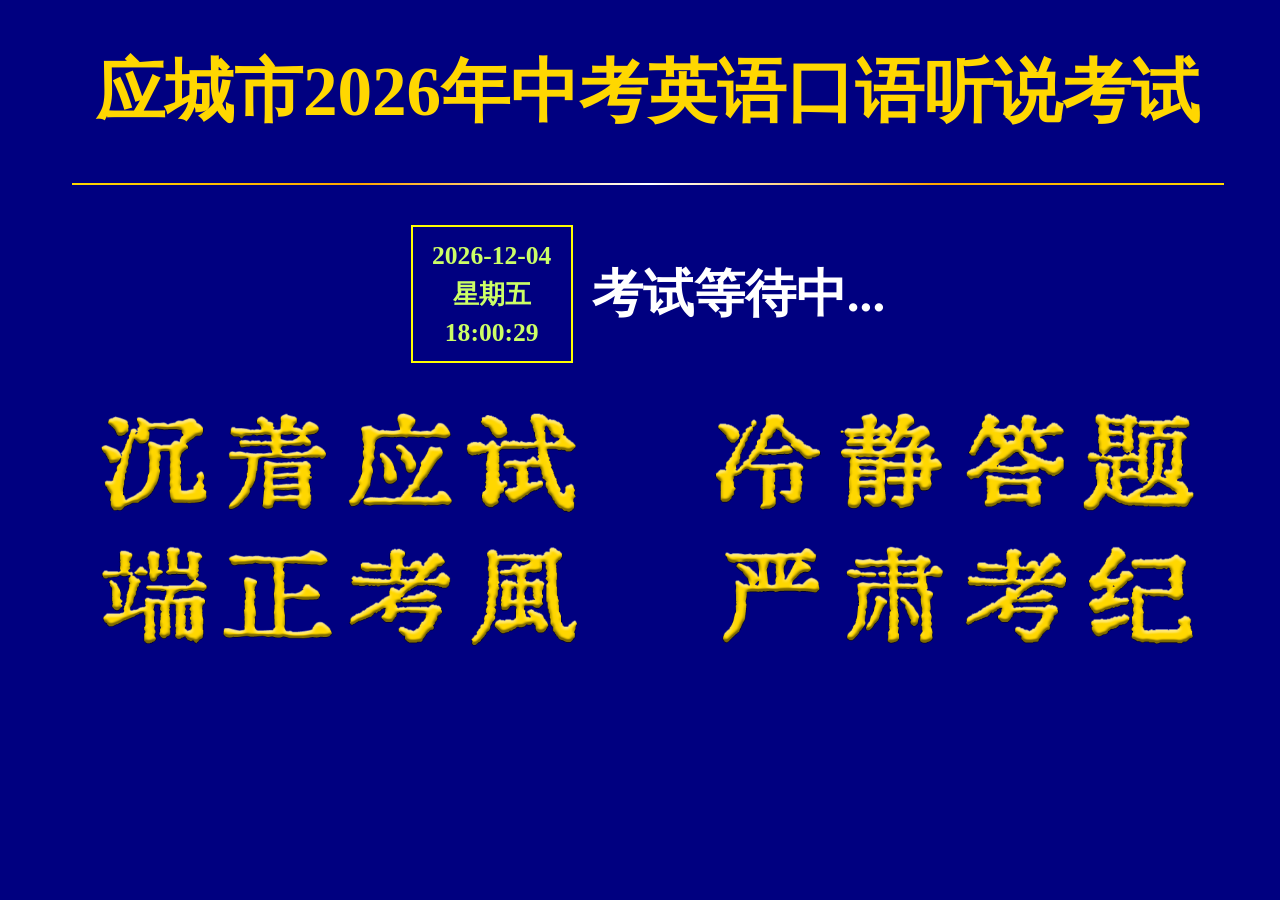
<file: kouyu.html>
<!DOCTYPE html>
<html lang="zh-CN">
<head>
    <meta charset="UTF-8">
    <meta name="viewport" content="width=device-width, initial-scale=1.0">
	<script src="JS/kouyu.js"></script>
    <link rel="stylesheet" href="CSS/kouyu.css">
    <title>英语口语听说考试</title>
</head>
<body>
    <div class="container">
        <div class="header">应城市2026年中考英语口语听说考试</div><br>&nbsp;<hr>
	<div class="arrange">
		<div class="timebox">
			<span id="dateOnly"></span><br>
			<span id="week"></span><br>
			<span id="timeOnly"></span>
		</div>
		<div class="affair">
		<span id="statusDisplay"></span>
		</div>
	</div>
	<div class="notes" id="imageContainer"><img src="./img/display.png"></div>
    </div>

</body>
</html>
</file>
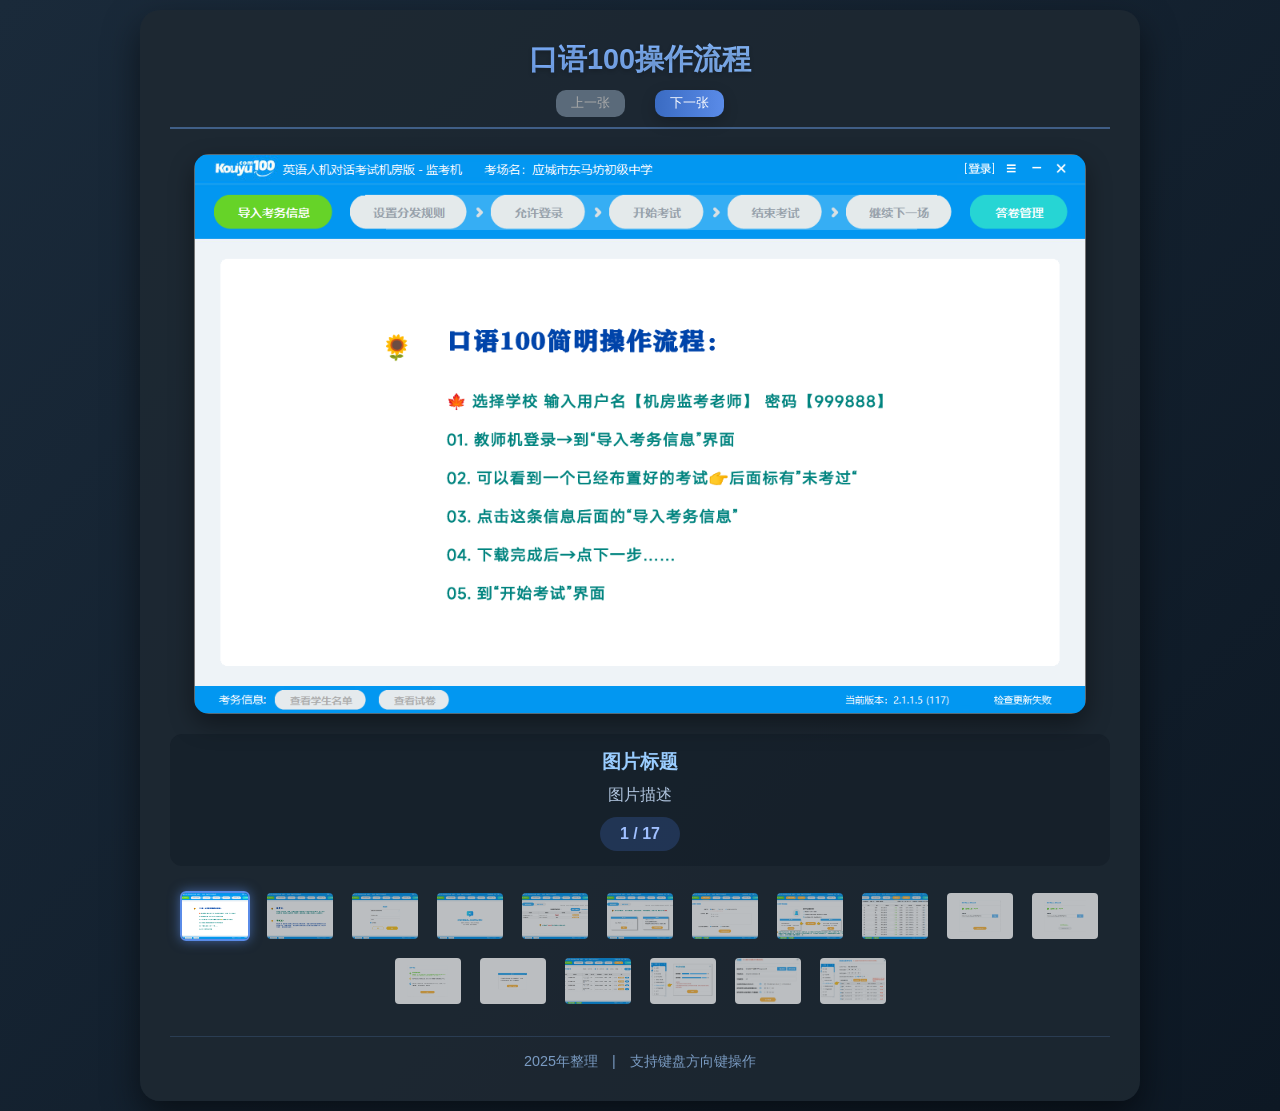
<file: kouyu100.html>
<!DOCTYPE html>
<html lang="zh-CN">
<head>
    <meta charset="UTF-8">
    <meta name="viewport" content="width=device-width, initial-scale=1.0">
    <title>口语100操作流程</title>
	<link rel="stylesheet" href="./CSS/kouyu100.css">
</head>
<body>
    <div class="container">
        <header>
            <h1>口语100操作流程</h1>
            <div class="controls">
                <button class="btn btn-prev" id="prev-btn">
                    <span>上一张</span>
                </button>
                <button class="btn btn-next" id="next-btn">
                    <span>下一张</span>
                </button>
            </div>			
         </header>
        
        <main>
            <div class="image-viewer">
                <div class="image-container">
                    <img id="current-image" src="" alt="当前图片" class="fade-in">
                </div>
            </div>

            <div class="image-info">
                <h2 class="image-title" id="image-title">图片标题</h2>
                <p class="image-desc" id="image-desc">图片描述</p>
                <div class="counter">
                    <span id="current-index">1</span> / <span id="total-count">5</span>
                </div>
            </div>
        <!--   
            <div class="controls">
                <button class="btn btn-prev" id="prev-btn">
                    <span>上一张</span>
                </button>
                <button class="btn btn-next" id="next-btn">
                    <span>下一张</span>
                </button>
            </div>
        -->    
            <div class="thumbnail-container" id="thumbnail-container">
                <!-- 缩略图将通过JS动态生成 -->
            </div>
        </main>
        
        <footer>
            <p>2025年整理　|　支持键盘方向键操作</p>
        </footer>
    </div>

    <script>
        // 图片数据
        const images = [
            {
                 url: '../img/kouyu100/image1.png',
                title: '图片标题',
                desc: '图片描述'
            },
            {
                 url: '../img/kouyu100/image2.png',
                title: '图片标题',
                desc: '图片描述'
            },
            {
                url: '../img/kouyu100/image3.png',
                title: '图片标题',
                desc: '图片描述'
            },
            {
                 url: '../img/kouyu100/image4.png',
                title: '图片标题',
                desc: '图片描述'
            },
            {
                 url: '../img/kouyu100/image5.png',
                title: '图片标题',
                desc: '图片描述'
            },
            {
                 url: '../img/kouyu100/image6.png',
                title: '图片标题',
                desc: '图片描述'
            },
            {
                 url: '../img/kouyu100/image7.png',
                title: '图片标题',
                desc: '图片描述'
            },
            {
                url: '../img/kouyu100/image8.png',
                title: '图片标题',
                desc: '图片描述'
            },
            {
                url: '../img/kouyu100/image9.png',
                title: '图片标题',
                desc: '图片描述'
            },	
            {
                url: '../img/kouyu100/image10.png',
                title: '图片标题',
                desc: '图片描述'
            },		
            {
                url: '../img/kouyu100/image11.png',
                title: '图片标题',
                desc: '图片描述'
            },		
            {
                url: '../img/kouyu100/image12.png',
                title: '图片标题',
                desc: '图片描述'
            },		
            {
                url: '../img/kouyu100/image13.png',
                title: '图片标题',
                desc: '图片描述'
            },	
            {
                url: '../img/kouyu100/image14.png',
                title: '图片标题',
                desc: '图片描述'
            },		
            {
                url: '../img/kouyu100/image15.png',
                title: '图片标题',
                desc: '图片描述'
            },		
            {
                url: '../img/kouyu100/image16.png',
                title: '图片标题',
                desc: '图片描述'
            },				
            {
                url: '../img/kouyu100/image17.png',
                title: '图片标题',
                desc: '图片描述'
            }		
        ];

        // 当前图片索引
        let currentIndex = 0;
        
        // DOM元素
        const currentImage = document.getElementById('current-image');
        const imageTitle = document.getElementById('image-title');
        const imageDesc = document.getElementById('image-desc');
        const currentIndexElement = document.getElementById('current-index');
        const totalCountElement = document.getElementById('total-count');
        const prevBtn = document.getElementById('prev-btn');
        const nextBtn = document.getElementById('next-btn');
        const thumbnailContainer = document.getElementById('thumbnail-container');
        
        // 初始化
        function init() {
            // 设置图片总数
            totalCountElement.textContent = images.length;
            
            // 加载当前图片
            loadImage(currentIndex);
            
            // 生成缩略图
            generateThumbnails();
            
            // 添加事件监听器
            prevBtn.addEventListener('click', showPrevImage);
            nextBtn.addEventListener('click', showNextImage);
            
            // 添加键盘事件监听
            document.addEventListener('keydown', handleKeyPress);
            
            // 更新按钮状态
            updateButtonState();
        }
        
        // 加载图片
        function loadImage(index) {
            const image = images[index];
            
            // 添加淡入效果
            currentImage.classList.remove('fade-in');
            
            // 使用setTimeout确保动画重新触发
            setTimeout(() => {
                currentImage.src = `${image.url}?w=800&h=450&fit=crop`;
                currentImage.alt = image.title;
                imageTitle.textContent = image.title;
                imageDesc.textContent = image.desc;
                currentIndexElement.textContent = index + 1;
                
                // 高亮当前缩略图
                highlightThumbnail(index);
                
                // 添加淡入效果
                currentImage.classList.add('fade-in');
                
                // 更新按钮状态
                updateButtonState();
            }, 50);
        }
        
        // 生成缩略图
        function generateThumbnails() {
            thumbnailContainer.innerHTML = '';
            
            images.forEach((image, index) => {
                const thumbnail = document.createElement('img');
                thumbnail.src = `${image.url}?w=100&h=70&fit=crop`;
                thumbnail.alt = `缩略图: ${image.title}`;
                thumbnail.className = 'thumbnail';
                
                if (index === currentIndex) {
                    thumbnail.classList.add('active');
                }
                
                thumbnail.addEventListener('click', () => {
                    currentIndex = index;
                    loadImage(currentIndex);
                });
                
                thumbnailContainer.appendChild(thumbnail);
            });
        }
        
        // 高亮当前缩略图
        function highlightThumbnail(index) {
            const thumbnails = document.querySelectorAll('.thumbnail');
            thumbnails.forEach((thumb, i) => {
                if (i === index) {
                    thumb.classList.add('active');
                } else {
                    thumb.classList.remove('active');
                }
            });
        }
        
        // 显示上一张图片
        function showPrevImage() {
            if (currentIndex > 0) {
                currentIndex--;
                loadImage(currentIndex);
            }
        }
        
        // 显示下一张图片
        function showNextImage() {
            if (currentIndex < images.length - 1) {
                currentIndex++;
                loadImage(currentIndex);
            }
        }
        
        // 更新按钮状态
        function updateButtonState() {
            prevBtn.disabled = currentIndex === 0;
            nextBtn.disabled = currentIndex === images.length - 1;
        }
        
        // 处理键盘按键
        function handleKeyPress(event) {
            if (event.key === 'ArrowLeft') {
                showPrevImage();
            } else if (event.key === 'ArrowRight') {
                showNextImage();
            }
        }
        
        // 页面加载完成后初始化
        document.addEventListener('DOMContentLoaded', init);
    </script>
</body>
</html>
</file>
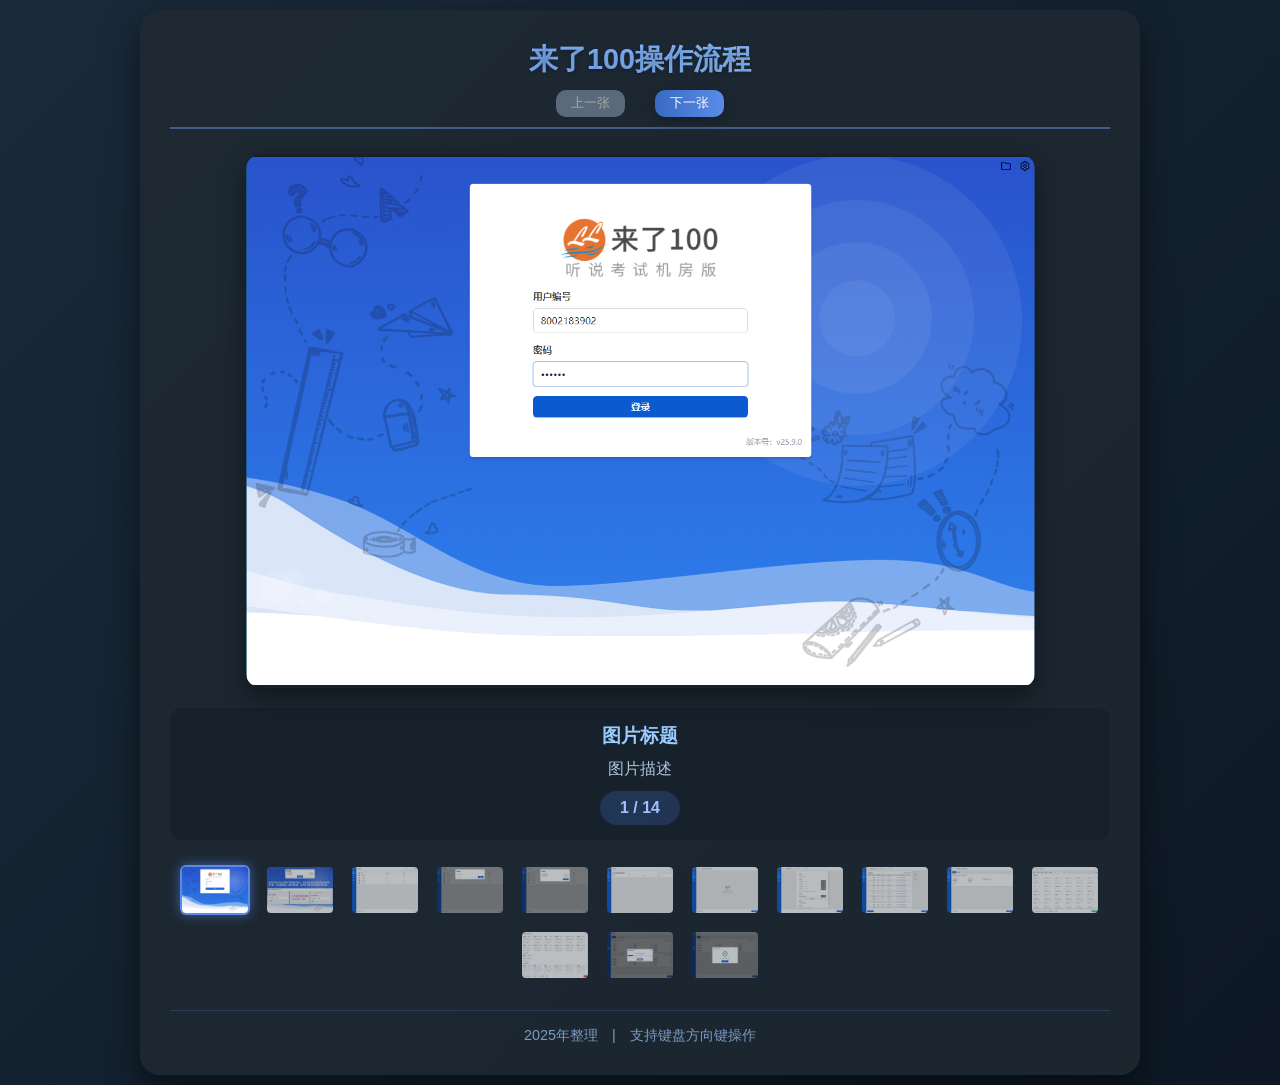
<file: laile100.html>
<!DOCTYPE html>
<html lang="zh-CN">
<head>
    <meta charset="UTF-8">
    <meta name="viewport" content="width=device-width, initial-scale=1.0">
    <title>来了100操作流程</title>
	<link rel="stylesheet" href="./CSS/kouyu100.css">
</head>
<body>
    <div class="container">
        <header>
            <h1>来了100操作流程</h1>
            <div class="controls">
                <button class="btn btn-prev" id="prev-btn">
                    <span>上一张</span>
                </button>
                <button class="btn btn-next" id="next-btn">
                    <span>下一张</span>
                </button>
            </div>			
         </header>
        
        <main>
            <div class="image-viewer1">
                <div class="image-container">
                    <img id="current-image" src="" alt="当前图片" class="fade-in">
                </div>
            </div>

            <div class="image-info">
                <h2 class="image-title" id="image-title">图片标题</h2>
                <p class="image-desc" id="image-desc">图片描述</p>
                <div class="counter">
                    <span id="current-index">1</span> / <span id="total-count">5</span>
                </div>
            </div>
        <!--   
            <div class="controls">
                <button class="btn btn-prev" id="prev-btn">
                    <span>上一张</span>
                </button>
                <button class="btn btn-next" id="next-btn">
                    <span>下一张</span>
                </button>
            </div>
        -->    
            <div class="thumbnail-container" id="thumbnail-container">
                <!-- 缩略图将通过JS动态生成 -->
            </div>
        </main>
        
        <footer>
            <p>2025年整理　|　支持键盘方向键操作</p>
        </footer>
    </div>

    <script>
        // 图片数据
        const images = [
            {
                 url: '../img/laile100/image1.png',
                title: '图片标题',
                desc: '图片描述'
            },
            {
                 url: '../img/laile100/image2.png',
                title: '图片标题',
                desc: '图片描述'
            },
            {
                url: '../img/laile100/image3.png',
                title: '图片标题',
                desc: '图片描述'
            },
            {
                 url: '../img/laile100/image4.png',
                title: '图片标题',
                desc: '图片描述'
            },
            {
                 url: '../img/laile100/image5.png',
                title: '图片标题',
                desc: '图片描述'
            },
            {
                 url: '../img/laile100/image6.png',
                title: '图片标题',
                desc: '图片描述'
            },
            {
                 url: '../img/laile100/image7.png',
                title: '图片标题',
                desc: '图片描述'
            },
            {
                url: '../img/laile100/image8.png',
                title: '图片标题',
                desc: '图片描述'
            },
            {
                url: '../img/laile100/image9.png',
                title: '图片标题',
                desc: '图片描述'
            },	
            {
                url: '../img/laile100/image10.png',
                title: '图片标题',
                desc: '图片描述'
            },		
            {
                url: '../img/laile100/image11.png',
                title: '图片标题',
                desc: '图片描述'
            },		
            {
                url: '../img/laile100/image12.png',
                title: '图片标题',
                desc: '图片描述'
            },		
            {
                url: '../img/laile100/image13.jpg',
                title: '图片标题',
                desc: '图片描述'
            },		
            {
                url: '../img/laile100/image14.jpg',
                title: '图片标题',
                desc: '图片描述'
            }		
		
        ];

        // 当前图片索引
        let currentIndex = 0;
        
        // DOM元素
        const currentImage = document.getElementById('current-image');
        const imageTitle = document.getElementById('image-title');
        const imageDesc = document.getElementById('image-desc');
        const currentIndexElement = document.getElementById('current-index');
        const totalCountElement = document.getElementById('total-count');
        const prevBtn = document.getElementById('prev-btn');
        const nextBtn = document.getElementById('next-btn');
        const thumbnailContainer = document.getElementById('thumbnail-container');
        
        // 初始化
        function init() {
            // 设置图片总数
            totalCountElement.textContent = images.length;
            
            // 加载当前图片
            loadImage(currentIndex);
            
            // 生成缩略图
            generateThumbnails();
            
            // 添加事件监听器
            prevBtn.addEventListener('click', showPrevImage);
            nextBtn.addEventListener('click', showNextImage);
            
            // 添加键盘事件监听
            document.addEventListener('keydown', handleKeyPress);
            
            // 更新按钮状态
            updateButtonState();
        }
        
        // 加载图片
        function loadImage(index) {
            const image = images[index];
            
            // 添加淡入效果
            currentImage.classList.remove('fade-in');
            
            // 使用setTimeout确保动画重新触发
            setTimeout(() => {
                currentImage.src = `${image.url}?w=800&h=450&fit=crop`;
                currentImage.alt = image.title;
                imageTitle.textContent = image.title;
                imageDesc.textContent = image.desc;
                currentIndexElement.textContent = index + 1;
                
                // 高亮当前缩略图
                highlightThumbnail(index);
                
                // 添加淡入效果
                currentImage.classList.add('fade-in');
                
                // 更新按钮状态
                updateButtonState();
            }, 50);
        }
        
        // 生成缩略图
        function generateThumbnails() {
            thumbnailContainer.innerHTML = '';
            
            images.forEach((image, index) => {
                const thumbnail = document.createElement('img');
                thumbnail.src = `${image.url}?w=100&h=70&fit=crop`;
                thumbnail.alt = `缩略图: ${image.title}`;
                thumbnail.className = 'thumbnail';
                
                if (index === currentIndex) {
                    thumbnail.classList.add('active');
                }
                
                thumbnail.addEventListener('click', () => {
                    currentIndex = index;
                    loadImage(currentIndex);
                });
                
                thumbnailContainer.appendChild(thumbnail);
            });
        }
        
        // 高亮当前缩略图
        function highlightThumbnail(index) {
            const thumbnails = document.querySelectorAll('.thumbnail');
            thumbnails.forEach((thumb, i) => {
                if (i === index) {
                    thumb.classList.add('active');
                } else {
                    thumb.classList.remove('active');
                }
            });
        }
        
        // 显示上一张图片
        function showPrevImage() {
            if (currentIndex > 0) {
                currentIndex--;
                loadImage(currentIndex);
            }
        }
        
        // 显示下一张图片
        function showNextImage() {
            if (currentIndex < images.length - 1) {
                currentIndex++;
                loadImage(currentIndex);
            }
        }
        
        // 更新按钮状态
        function updateButtonState() {
            prevBtn.disabled = currentIndex === 0;
            nextBtn.disabled = currentIndex === images.length - 1;
        }
        
        // 处理键盘按键
        function handleKeyPress(event) {
            if (event.key === 'ArrowLeft') {
                showPrevImage();
            } else if (event.key === 'ArrowRight') {
                showNextImage();
            }
        }
        
        // 页面加载完成后初始化
        document.addEventListener('DOMContentLoaded', init);
    </script>
</body>
</html>
</file>
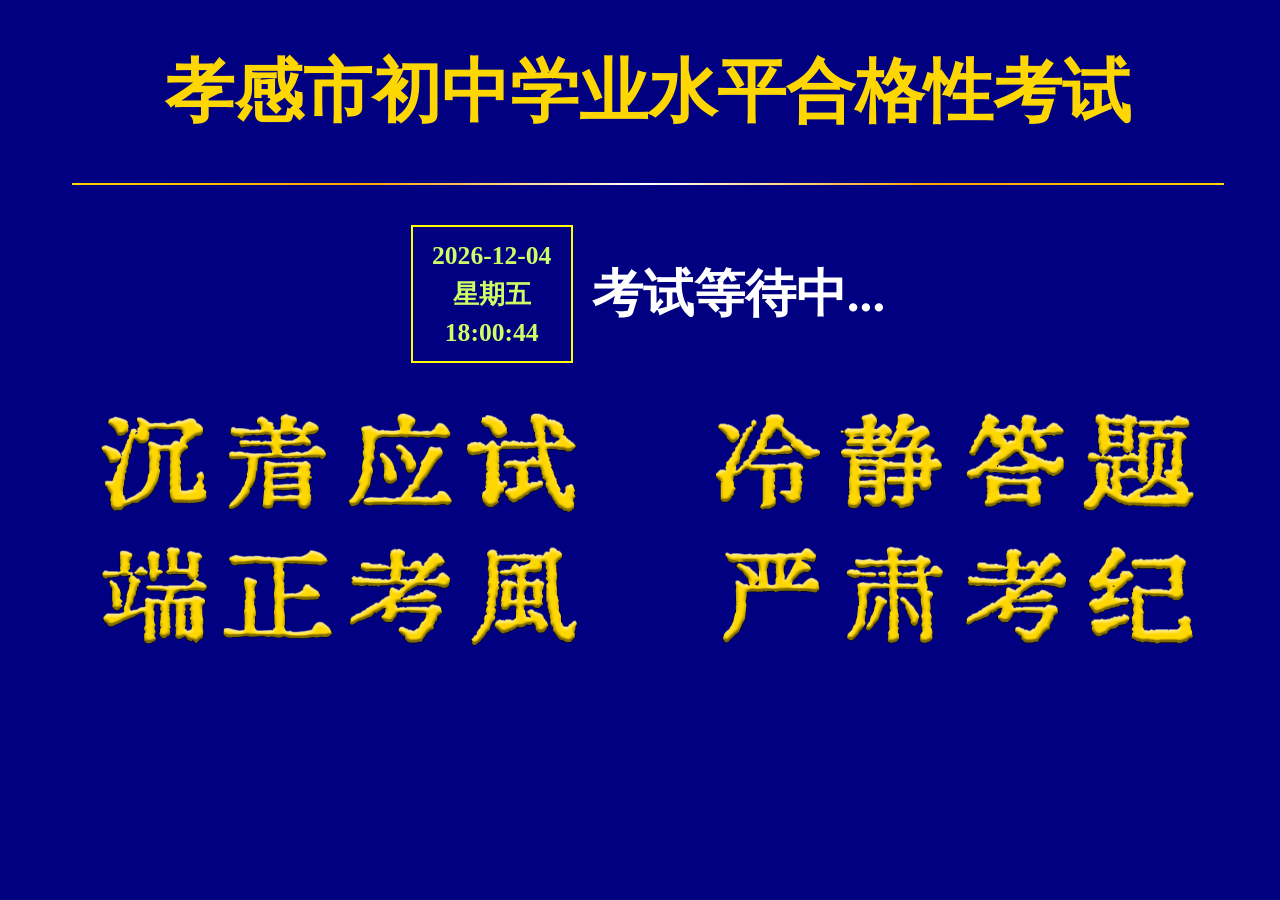
<file: wkjk.html>
<!DOCTYPE html>
<html lang="zh-CN">
<head>
    <meta charset="UTF-8">
    <meta name="viewport" content="width=device-width, initial-scale=1.0">
	<script src="JS/wkjk.js"></script>
    <link rel="stylesheet" href="CSS/kouyu.css">
    <title>孝感初中学业水平合格性考试</title>
</head>
<body>
    <div class="container">
        <div class="header">孝感市初中学业水平合格性考试</div><br>&nbsp;<hr>
	<div class="arrange">
		<div class="timebox">
			<span id="dateOnly"></span><br>
			<span id="week"></span><br>
			<span id="timeOnly"></span>
		</div>
		<div class="affair">
		<span id="statusDisplay"></span>
		</div>
	</div>
	<div class="notes" id="imageContainer"><img src="./img/display.png"></div>
    </div>

</body>
</html>
</file>
<file: CSS/index.css>
body {
	margin: 0;
	padding: 0;
	background:#E8E8E8;
	}
.container {
	display: grid;
	grid-template-areas:
		"header header"
		"navbar navbar"
		"main sidebar"
		"footer footer";
	grid-template-columns: 1fr 30%;
	grid-template-rows: 110px auto 1fr auto;
	gap: 5px;
	padding: 10px;
	box-sizing: border-box;
	}
.header {
	grid-area: header;
	background: linear-gradient(135deg, #6a11cb 0%, #2575fc 100%);
	color: white;
	}
.navbar {
	grid-area: navbar;
	display:flex;
	justify-content:center;
	background-color: #E8E8E8;
	}
.sidebar {
	grid-area: sidebar;
	background-color: white;
	}


.video-container {
  padding: 20px;
  background: #f5f5f5;
  border-radius: 8px;
  margin: 20px 0;
  text-align: center;
}

#webcam-video {
  width: 100%;
  max-width: 640px;
  height: auto;
  border-radius: 8px;
  background: #000;
  margin: 15px 0;
  border: 2px solid #ddd;
}

.controls {
  display: flex;
  flex-wrap: wrap;
  gap: 10px;
  justify-content: center;
  align-items: center;
  margin: 15px 0;
}

.btn {
  padding: 10px 20px;
  border: none;
  border-radius: 4px;
  cursor: pointer;
  font-weight: bold;
  transition: all 0.3s;
}

.btn-primary {
  background: #007bff;
  color: white;
}

.btn-primary:hover {
  background: #0056b3;
}

.btn-secondary {
  background: #6c757d;
  color: white;
}

.btn-secondary:hover {
  background: #545b62;
}

.btn:disabled {
  background: #ccc;
  cursor: not-allowed;
}

.form-select {
  padding: 9px 12px;
  border-radius: 4px;
  border: 1px solid #ced4da;
  background: white;
}

.status {
  padding: 8px 15px;
  background: white;
  border-radius: 4px;
  border: 1px solid #dee2e6;
  font-size: 14px;
  min-width: 200px;
}

.error {
  color: #dc3545;
  padding: 10px;
  margin-top: 10px;
  background: #f8d7da;
  border-radius: 4px;
  display: none;
}

.main {
	grid-area: main;
	background-color: #fff;
	}
.footer {
	grid-area: footer;
	background-color: #badc58;
	}
.header, .navbar, .main, .sidebar, .footer {
	padding: 10px;
	border-radius: 10px; 
	font-family: "Microsoft YaHei UI Light";
	font-size: 14px;
	font-weight: bold;
	color:#0044AA;
	line-height:180%;
	}
.website {
	margin-right: 1rem;
	margin-top: -5px;
	}
.website a {
	color:#0044AA;
	text-decoration: none;
        }
.website a:hover {
	color: #C00000;
        }
p {
	margin-top: 0.5rem;
	margin-bottom: 0.5rem;
	text-indent: 28px;
}
.vit {
	display: grid;
	grid-template-columns: 36px auto 36px auto;
	grid-template-rows: repeat(9,auto);
	gap: 0;
	box-sizing: border-box;
	}
.abox{
	display: flex;		
	border: 1px solid #B2B2B2;
	align-items: center;
	margin: -0.4px;
	padding:0 10px;
	}
.smallcard {  
	float: left;
	width: 49%;
	border: 1px solid #0044AA;
	border-radius: 10px;	
	margin: 5px;
	padding:5px;
	box-sizing: border-box;  
	}
.tincard {
	line-height:160%;	
	border: 1px solid #0044AA;
	border-radius: 10px;
	margin:5px;	
	padding:0 5px;
	box-sizing: border-box;  
	}
.title-1 {
	display: flex; 
	align-items: center; 
	border-radius: 5px; 
	padding-left:40px;
	font-family: "Microsoft YaHei";
	color:#432913;
	font-size:1.2rem;
	font-weight:bold;
	height:40px;
	background: linear-gradient(to right, #F8E7B6 20%, #CCFF66 50%, hsla(80,60%,80%, 0) 70%);
	}
h3 {
	display: flex; 
	align-items: center;
	margin:10px;
	padding:8px;	
	border-radius: 5px; 
	color:#FFD700;
	background: linear-gradient(to right, 
		#054dc3 20%, 
		#00b2fa 40%, 
		hsla(80,60%,80%, 0) 
		70%);
	}
	
h4 {
	text-indent: 20px;
	margin:0;
	padding:3px;
	border-radius: 5px;
	color:#C00000;
	background: linear-gradient(to right,
		#B3E5A1 15%,
		#DAF2D1 30%,
		hsla(80,60%,80%, 0) 
		70%);
	}

img{
	position:absolute;	
}
.xiaohuiimg{
	max-width: 100px;
	height: auto;
	top:15px;
	left:60px;
}
.titleimg{
	max-width:300px;
	height: auto;
	top:35px;
	left:200px;
}
.ol-cn {list-style-type:cjk-ideographic;}	
	/*  响应式设计：当屏幕宽度小于800px时 */
        @media (max-width: 800px) {
            .container {
                /* 改变网格模板：单列布局 */
                grid-template-areas:
                    "header"
                    "navbar"
                    "main"
                    "sidebar"
                    "footer";
                /* 将列定义改为单列 */
                grid-template-columns: 1fr;
            }
			.smallcard {  
				width: 100%;
			}
        }
</file>
<file: CSS/kouyu.css>
* {
	font-family: 'Microsoft YaHei';

}
        
body { /*用 edge 可以展现效果*/
	overflow: hidden;
	width: 100vw;
	height: 100hw;
	background-color: #000080;
}
        
.container {
margin-top: 45px;
}

.header {
	display: flex;
	justify-content: center;
	align-items: center;
	text-align: center;
	font-size: clamp(30px, 5.4vw, 90px);
	font-weight:bold;
	color: #FFD700;
}
hr {
	border: none;
	width:90vw;
	height: 2px;
	background: linear-gradient(to right, #FFD700, orange, white,  orange, #FFD700);
	/*border-radius: 2px;*/
}

.arrange {
	margin-top:40px;
	display: flex;
	gap:clamp(5px, 1.5vw, 30px);
	justify-content: center;
	align-items: center;
	/*border: white solid 1px;*/
	font-size: clamp(30px, 4vw, 80px);
	font-weight: bold;
	color: white;
}

.affair {
	flex-direction: row;
	display: flex;
	justify-content: center;
	align-items: center;
	text-align: center;
	/*border:solid 1px yellow;*/
}
.timebox {
	flex-direction: column;
	padding:clamp(10px, 1.5vw, 30px);
	display: flex;
	justify-content: center;
	align-items: center;
	border:solid 2px yellow;
	font-size:clamp(20px, 2vw, 40px);
	color: #CCFF66;
	line-height: clamp(15px, 1.5vw, 30px);
}
.notes{
	font-size: clamp(50px, 8vw, 120px);
	font-weight:bold;
	color: orange;
	text-align:center;
	/*border: 1px solid orange;*/
	line-height: 1.5rem;
}

.notes img{
	margin-top:40px;
	width: clamp(50px, 90vw, 1800px);
	height: auto;
}
</file>
<file: CSS/kouyu100.css>
* {
            margin: 0;
            padding: 0;
            box-sizing: border-box;
            font-family: 'Segoe UI', 'Microsoft YaHei', sans-serif;
        }
        
        body {
            display: flex;
            flex-direction: column;
            justify-content: center;
            align-items: center;
            min-height: 100vh;
            background: linear-gradient(135deg, #1a2a3a, #0d1824);
            color: #f0f0f0;
            padding: 10px;
        }
        
        .container {
            max-width: 1000px;
            width: 100%;
            background-color: rgba(30, 40, 50, 0.85);  
            border-radius: 20px;
            box-shadow: 0 15px 35px rgba(0, 0, 0, 0.5);
            padding: 30px;
            overflow: hidden;
        }
        
        header {
            text-align: center;
            margin-bottom: 25px;
            padding-bottom: 10px;
            border-bottom: 2px solid rgba(100, 150, 220, 0.5);  
        }
        
        h1 {
            font-size: 1.8rem;
            margin-bottom: 10px;
            background: linear-gradient(to right, #6a9eff, #9acdff);
            -webkit-background-clip: text;
            background-clip: text;
            color: transparent;
            text-shadow: 0 2px 4px rgba(0, 0, 0, 0.2);
        }
        
        .image-viewer {
            position: relative;
            margin: 20px auto;
            width: 100%;
            max-width: 892px;
            height: 560px;
            border-radius: 15px;
            overflow: hidden;
            box-shadow: 0 10px 25px rgba(0, 0, 0, 0.4);
            background-color: #15202b;
        }
         .image-viewer1 {
            position: relative;
            margin: 20px auto;
            width: 100%;
            max-width: 789px;
            height: 534px;
            border-radius: 15px;
            overflow: hidden;
            box-shadow: 0 10px 25px rgba(0, 0, 0, 0.4);
            background-color: #15202b;
        }       
        .image-container {
            width: 100%;
            height: 100%;
            display: flex;
            justify-content: center;
            align-items: center;
        }
        
        .image-container img {
            max-width: 100%;
            max-height: 100%;
            object-fit: contain;
            transition: opacity 0.5s ease;
            border-radius: 8px;
        }
        
        .controls {
            display: flex;
            justify-content: center;
            align-items: center;
            gap: 30px;
            margin-top: 5px;
            flex-wrap: wrap;
        }
        
        .btn {
            padding: 5px 15px;
            font-size: 0.8rem;
            border: none;
            border-radius: 10px;
            cursor: pointer;
            transition: all 0.3s ease;
            display: flex;
            align-items: center;
            gap: 10px;
            box-shadow: 0 5px 15px rgba(0, 0, 0, 0.2);
        }
        
        .btn-prev {
            background: linear-gradient(to right, #3a6bc2, #5a8be8);
            color: white;
        }
        
        .btn-next {
            background: linear-gradient(to right, #3a6bc2, #5a8be8);
            color: white;
        }
        
        .btn:hover {
            transform: translateY(-3px);
            box-shadow: 0 8px 20px rgba(0, 0, 0, 0.3);
        }
        
        .btn:active {
            transform: translateY(1px);
        }
        
        .btn-prev:hover {
            background: linear-gradient(to right, #2a5bb2, #4a7bd8);
        }
        
        .btn-next:hover {
            background: linear-gradient(to right, #2a5bb2, #4a7bd8);
        }
        
        .btn:disabled {
            background: #5a6a7a;
            color: #aaa;
            cursor: not-allowed;
            transform: none;
            box-shadow: none;
        }
        
        .image-info {
            text-align: center;
            margin-top: 20px;
            padding: 15px;
            background-color: rgba(20, 30, 40, 0.7);
            border-radius: 12px;
            min-height: 90px;
        }
        
        .image-title {
            font-size: 1.2rem;
            margin-bottom: 8px;
            color: #9acdff;
        }
        
        .image-desc {
            color: #b0c4de;
            line-height: 1.5;
            font-size: 1rem;
        }
        
        .counter {
            display: inline-block;
            background: rgba(60, 100, 180, 0.3);
            padding: 8px 20px;
            border-radius: 30px;
            font-weight: 600;
            margin-top: 10px;
            color: #a0c0ff;
        }
        
        .thumbnail-container {
            display: flex;
            justify-content: center;
            gap: 15px;
            margin-top: 25px;
            flex-wrap: wrap;
        }
        
        .thumbnail {
            width: 70px;
            height: 50px;
            object-fit: cover;
            border-radius: 6px;
            cursor: pointer;
            opacity: 0.7;
            transition: all 0.2s ease;
            border: 2px solid transparent;
        }
        
        .thumbnail:hover {
            opacity: 0.9;
            transform: scale(1.05);
        }
        
        .thumbnail.active {
            opacity: 1;
            border-color: #5a8be8;
            box-shadow: 0 0 12px rgba(90, 139, 232, 0.6);
        }
        
        footer {
            margin-top: 30px;
            text-align: center;
            color: #7a9bc2;
            font-size: 0.9rem;
            padding-top: 15px;
            border-top: 1px solid rgba(100, 150, 220, 0.2);
            width: 100%;
        }
</file>
